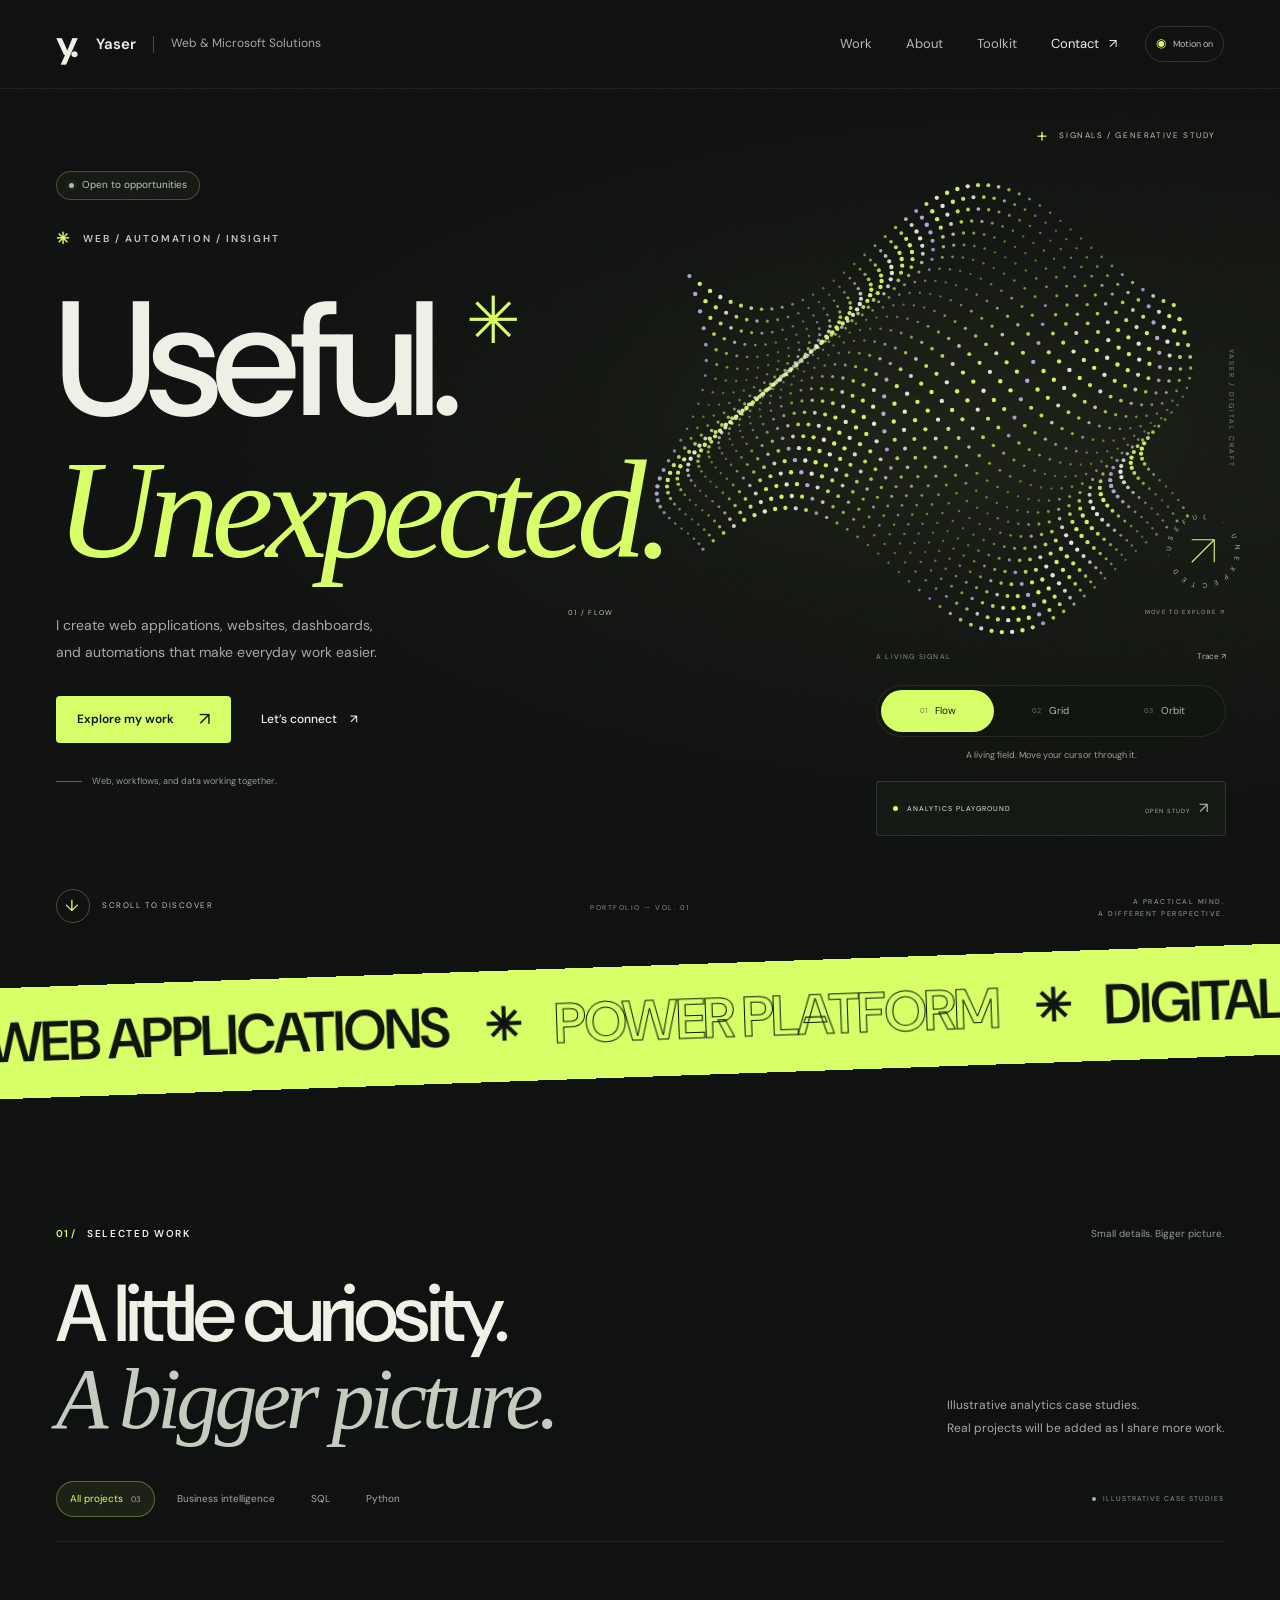
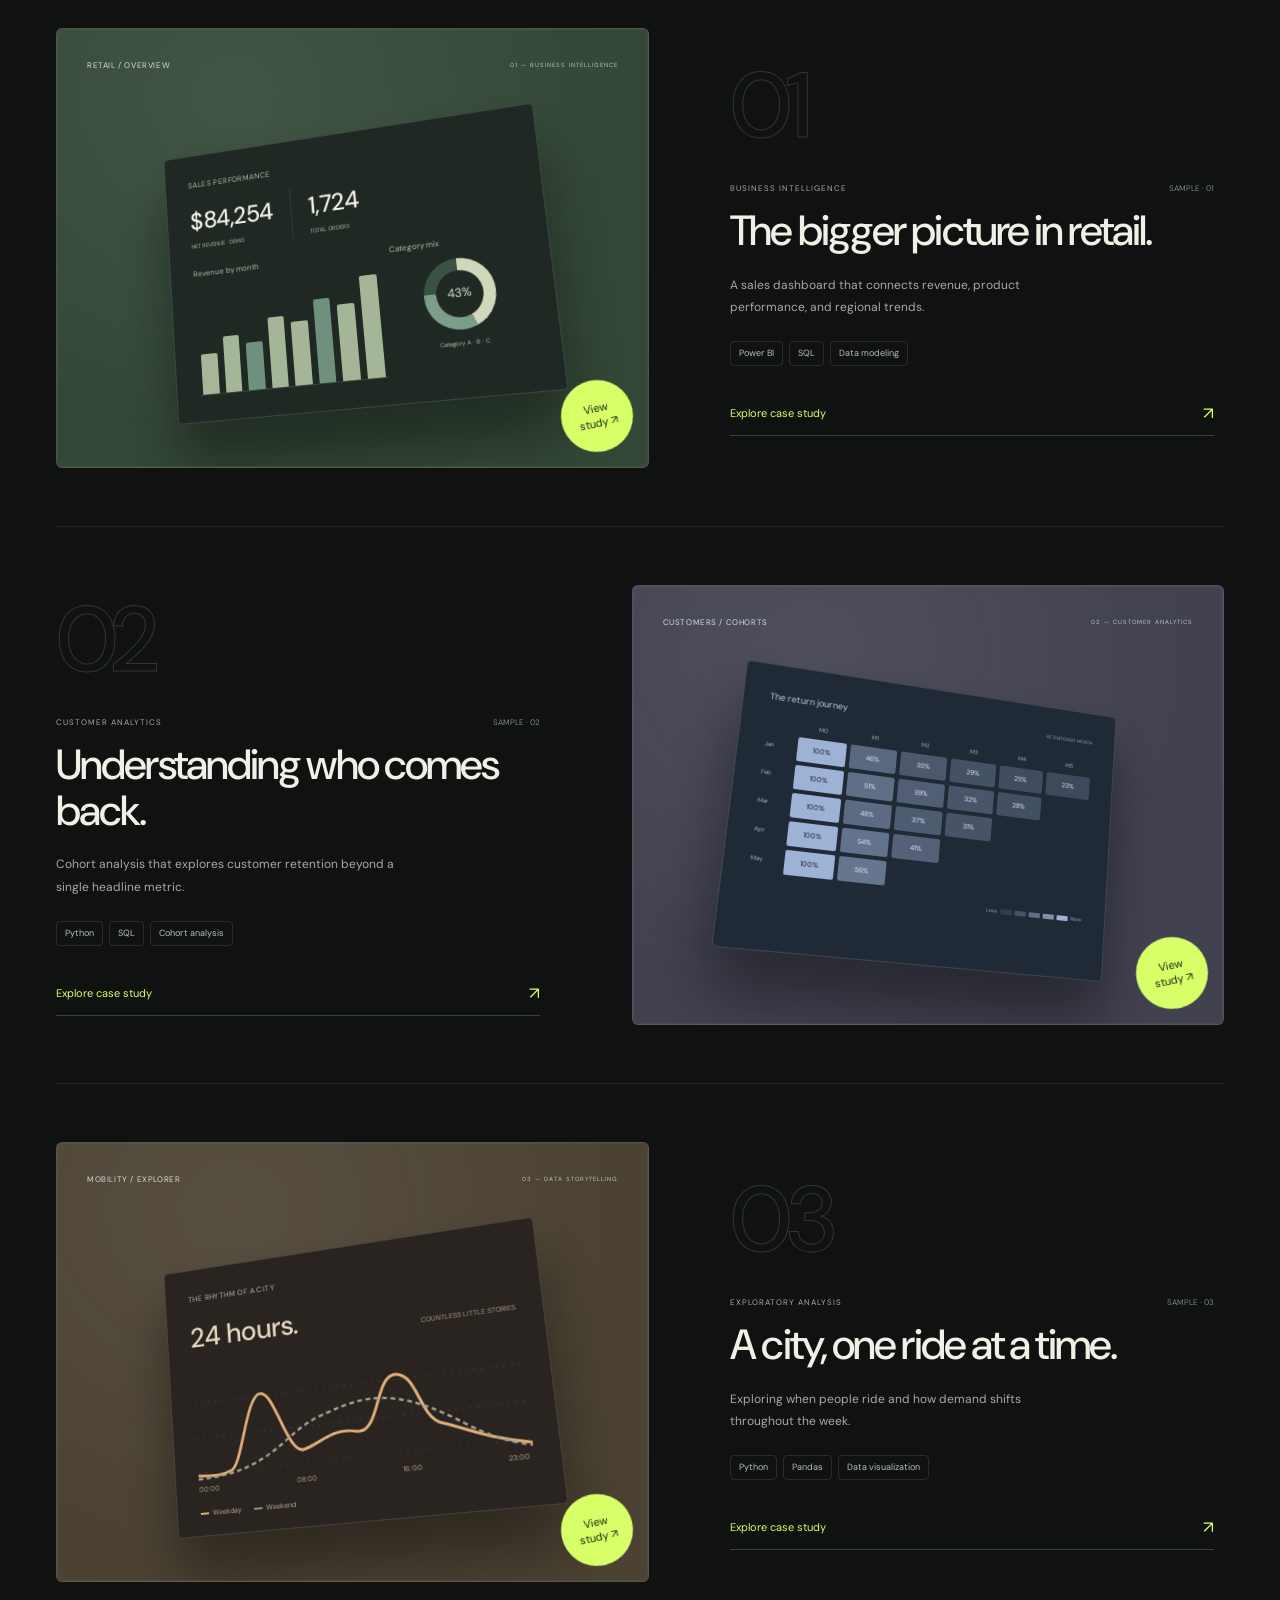
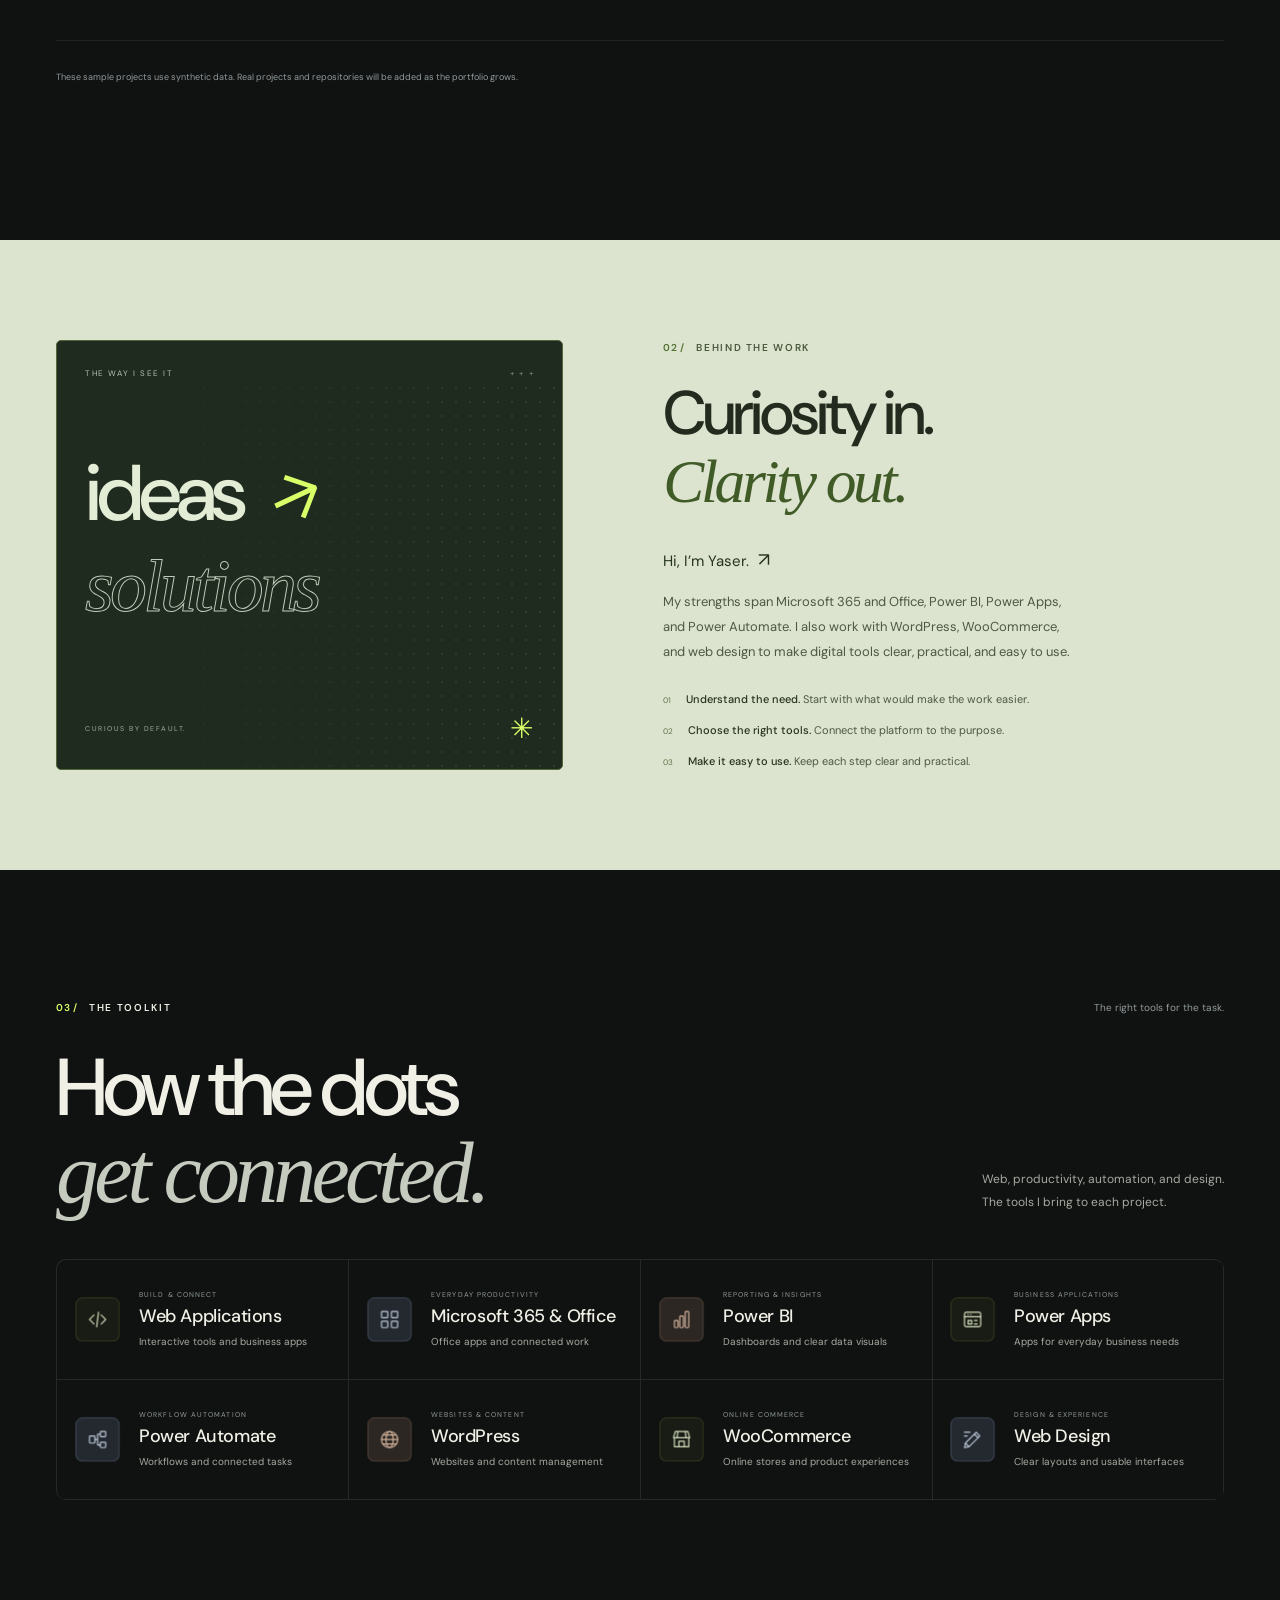
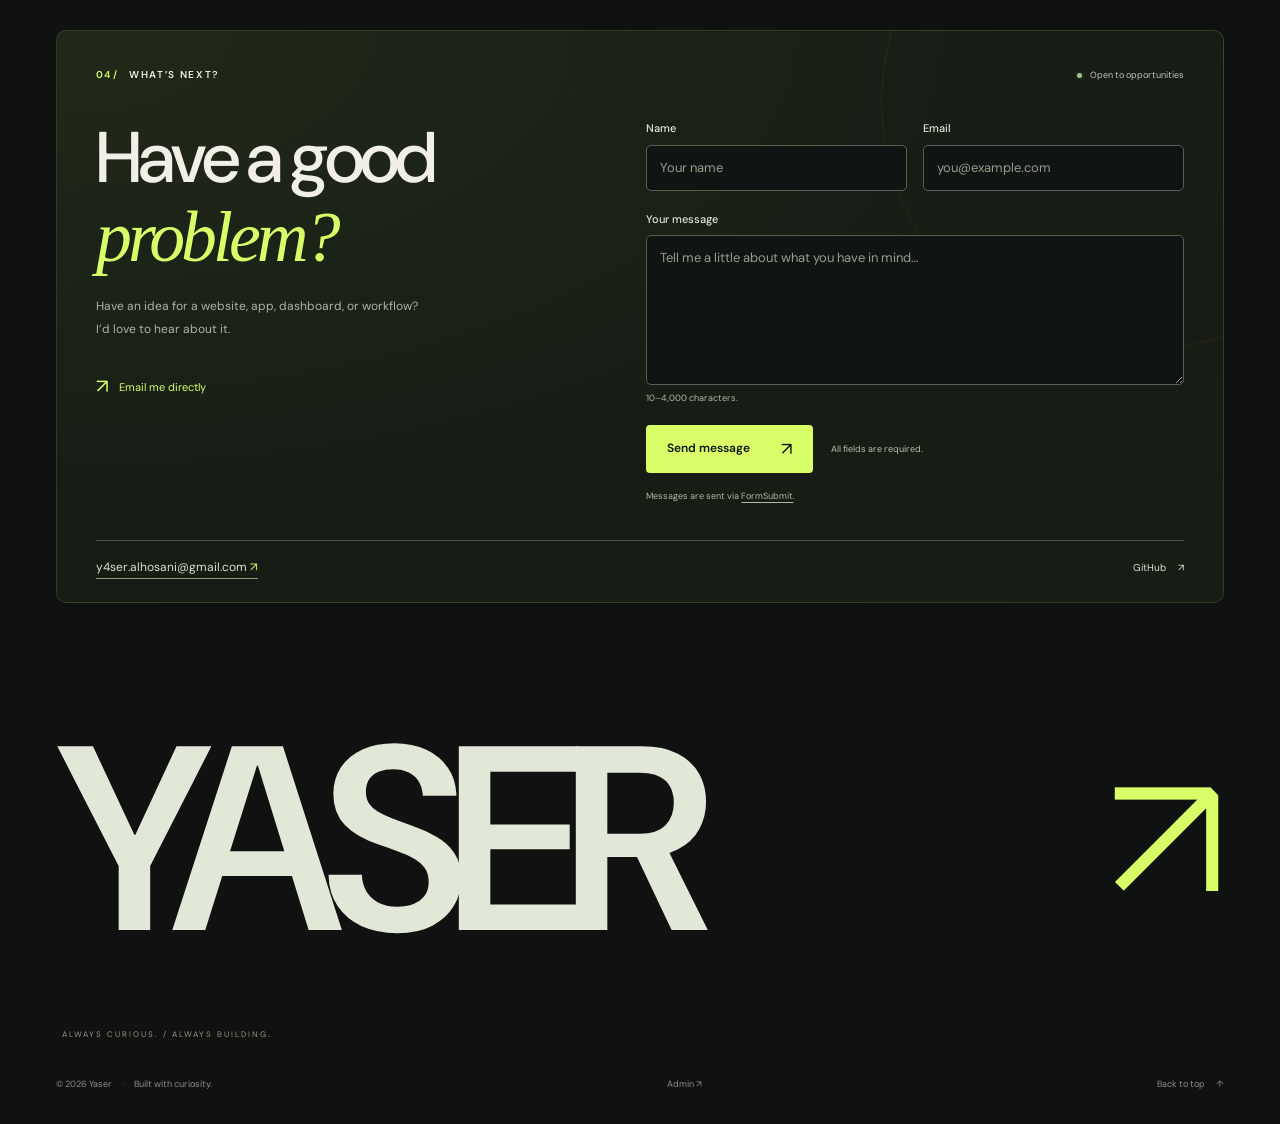
<file: index.html>
<!DOCTYPE html>
<html lang="en">
<head>
  <meta charset="UTF-8">
  <meta name="viewport" content="width=device-width, initial-scale=1.0">
  <meta name="theme-color" content="#101211">
  <meta name="description" content="Yaser's portfolio of web applications, Microsoft 365 solutions, Power Platform, WordPress, WooCommerce, and web design.">
  <meta property="og:type" content="website">
  <meta property="og:title" content="Yaser — Web &amp; Microsoft Solutions">
  <meta property="og:description" content="Web applications, websites, dashboards, and automations that make everyday work easier.">
  <title>Yaser — Web &amp; Microsoft Solutions</title>
  <link rel="icon" type="image/svg+xml" href="./assets/favicon.svg">
  <link rel="stylesheet" href="./styles.css">
  <link rel="stylesheet" href="./experience.css?v=cms-1">
  <script src="./portfolio.js" defer></script>
  <script src="./draft-preview.js?v=cms-1" defer></script>
  <script src="./app.js?v=cms-1" defer></script>
  <script src="./contact.js" defer></script>
  <script src="./motion.js?v=signal-1" defer></script>
</head>
<body>
  <a class="skip-link" href="#main">Skip to content</a>
  <div class="scroll-progress" aria-hidden="true"></div>
  <header class="site-header">
    <div class="container header-inner">
      <a class="brand" href="#home" aria-label="Yaser, home"><span class="brand-mark" data-initials>y.</span><span class="brand-name" data-name>Yaser</span><span class="brand-divider"></span><span class="brand-role" data-role>Web &amp; Microsoft Solutions</span></a>
      <div class="header-actions">
        <nav aria-label="Main navigation" class="desktop-nav"><a href="#work">Work</a><a href="#about">About</a><a href="#toolkit">Toolkit</a><a href="#contact">Contact <span aria-hidden="true">↗</span></a></nav>
        <button id="motion-toggle" class="motion-toggle" type="button" aria-pressed="false" aria-label="Pause animations" hidden><span class="motion-icon" aria-hidden="true">◉</span><span class="motion-label">Motion on</span></button>
        <button class="menu-toggle" aria-controls="mobile-nav" aria-expanded="false" aria-label="Open navigation"><span></span><span></span></button>
      </div>
    </div>
    <nav id="mobile-nav" class="mobile-nav" aria-label="Mobile navigation" hidden><a href="#work">Work</a><a href="#about">About</a><a href="#toolkit">Toolkit</a><a href="#contact">Contact ↗</a></nav>
  </header>
  <main id="main" tabindex="-1">
    <section class="hero container" id="home" aria-labelledby="hero-title">
      <div class="hero-copy">
        <div class="availability"><span class="status-dot"></span><span data-availability>Open to opportunities</span></div>
        <p class="eyebrow hero-eyebrow"><span class="tiny-cross" aria-hidden="true">✳</span> WEB / AUTOMATION / INSIGHT</p>
        <h1 id="hero-title"><span class="hero-line"><span>Useful.</span><span class="hero-asterisk" aria-hidden="true">✳</span></span><span class="hero-line"><span class="serif-accent">Unexpected.</span></span></h1>
        <p class="hero-intro" data-introduction>I create web applications, websites, dashboards, and automations that make everyday work easier.</p>
        <div class="hero-actions"><a href="#work" class="button button-primary">Explore my work <span aria-hidden="true">↗</span></a><a href="#contact" class="text-link">Let’s connect <span aria-hidden="true">↗</span></a></div>
        <div class="hero-note"><span class="note-line"></span><span>Web, workflows, and data working together.</span></div>
      </div>
      <div class="hero-visual">
        <div class="scene-edition" aria-hidden="true"><span class="scene-cross">+</span> SIGNALS / GENERATIVE STUDY</div><span class="scene-side" aria-hidden="true">YASER / DIGITAL CRAFT</span>
        <div id="signal-stage" class="signal-stage" aria-hidden="true">
          <div class="signal-glow"></div>
          <div class="signal-fallback"></div>
          <canvas id="signal-canvas"></canvas>

        </div>
        <div class="scene-coordinate" aria-hidden="true"><span id="form-coordinate">01 / FLOW</span><span class="scene-hint">MOVE TO EXPLORE ↗</span></div>
        <div class="form-console" aria-label="Explore the interactive artwork" hidden><div class="form-console-heading"><span>A LIVING SIGNAL</span><button type="button" id="structure-toggle" aria-pressed="false">Trace <span aria-hidden="true">↗</span></button></div><div class="form-choices" role="group" aria-label="Artwork pattern"><button type="button" data-form="connect" aria-pressed="true"><span>01</span> Flow</button><button type="button" data-form="create" aria-pressed="false"><span>02</span> Grid</button><button type="button" data-form="explore" aria-pressed="false"><span>03</span> Orbit</button></div><p id="form-description" aria-live="polite">A living field. Move your cursor through it.</p></div>
        <svg class="creative-seal" viewBox="0 0 120 120" aria-hidden="true"><defs><path id="seal-circle" d="M60,60 m-43,0 a43,43 0 1,1 86,0 a43,43 0 1,1 -86,0"/></defs><text><textPath href="#seal-circle" textLength="267">USEFUL · UNEXPECTED · </textPath></text><path class="seal-arrow" d="M45 75 75 45M45 45h30v30"/></svg>
        <details class="data-lab" id="data-lab">
          <summary><span><i aria-hidden="true"></i> ANALYTICS PLAYGROUND</span><span class="lab-action">OPEN STUDY <b aria-hidden="true">↗</b></span></summary>
        <div class="dashboard">
          <div class="dashboard-topline"><span class="dashboard-logo"><span aria-hidden="true">▥</span> THE OVERVIEW</span><span class="sample-dot">SYNTHETIC DATA</span></div>
          <div class="dashboard-heading"><div><p class="dashboard-kicker">A clearer view of what matters.</p><h2>Performance at a glance</h2></div><span class="dashboard-menu" aria-hidden="true">···</span></div>
          <div class="dashboard-tabs" role="group" aria-label="Choose a performance metric"><button data-metric="revenue" aria-pressed="true">Revenue</button><button data-metric="orders" aria-pressed="false">Orders</button><button data-metric="conversion" aria-pressed="false">Conversion</button></div>
          <div class="dashboard-metric" aria-live="polite" aria-atomic="true"><span id="metric-value">$84,254</span><div><span class="metric-trend" id="metric-trend">↗ 28.1%</span><span class="metric-comparison">vs. previous month</span></div></div>
          <div class="chart-wrap" id="hero-chart"><div class="chart-tooltip" id="chart-tooltip" hidden></div><svg id="performance-chart" viewBox="0 0 500 196" role="img" aria-labelledby="chart-title chart-desc"><title id="chart-title">Sample monthly revenue</title><desc id="chart-desc">Synthetic revenue rises from January to June. Choose a metric to explore other trends.</desc><defs><linearGradient id="chart-fill" x1="0" y1="0" x2="0" y2="1"><stop offset="0%" stop-color="#fa925b" stop-opacity=".24"/><stop offset="100%" stop-color="#fa925b" stop-opacity="0"/></linearGradient></defs><g class="chart-grid"><path d="M42 20H488M42 64H488M42 108H488M42 152H488"/></g><g class="chart-y" id="chart-y"></g><path id="chart-area" fill="url(#chart-fill)"/><path id="chart-line" fill="none" stroke="#fa925b" stroke-width="2.5" stroke-linecap="round" stroke-linejoin="round"/><g id="chart-points"></g><g class="chart-x"><text x="48" y="185">Jan</text><text x="134" y="185">Feb</text><text x="220" y="185">Mar</text><text x="306" y="185">Apr</text><text x="392" y="185">May</text><text x="478" y="185">Jun</text></g></svg></div>
          <div class="dashboard-bottom"><span><i></i> Monthly performance</span><span>JAN — JUN · DEMO</span></div>
        </div>
          <p class="lab-caption">A small data study. Switch metrics to explore the story.</p>
        </details>
      </div>
      <a class="scroll-cue" href="#work"><span aria-hidden="true">↓</span> SCROLL TO DISCOVER</a>
      <span class="hero-signature" aria-hidden="true">A PRACTICAL MIND.<br>A DIFFERENT PERSPECTIVE.</span><span class="hero-volume" aria-hidden="true">PORTFOLIO — VOL. 01</span>
    </section>
    <div class="kinetic-ribbon" aria-label="Web applications, Power Platform, and digital experiences"><div class="ribbon-track"><span>WEB APPLICATIONS <i aria-hidden="true">✳</i> <em>POWER PLATFORM</em> <i aria-hidden="true">✳</i> DIGITAL EXPERIENCES <i aria-hidden="true">✳</i> </span><span aria-hidden="true">WEB APPLICATIONS <i>✳</i> <em>POWER PLATFORM</em> <i>✳</i> DIGITAL EXPERIENCES <i>✳</i> </span></div></div>
    <section class="section work-section container" id="work" aria-labelledby="work-title">
      <div class="section-top"><p class="eyebrow"><span class="section-index">01 /</span> SELECTED WORK</p><span class="section-side-note">Small details. Bigger picture.</span></div>
      <div class="section-heading"><h2 id="work-title">A little curiosity.<br><span class="serif-accent">A bigger picture.</span></h2><p>Illustrative analytics case studies.<br>Real projects will be added as I share more work.</p></div>
      <div class="work-toolbar"><div class="project-filters" role="group" aria-label="Filter projects"><button data-filter="all" aria-pressed="true">All projects <span>03</span></button><button data-filter="bi" aria-pressed="false">Business intelligence</button><button data-filter="python" aria-pressed="false">Python</button><button data-filter="sql" aria-pressed="false">SQL</button></div><span class="sample-label"><span></span> ILLUSTRATIVE CASE STUDIES</span></div>
      <p class="sr-only" id="filter-status" role="status"></p>
      <div class="projects-grid" id="projects-grid"></div>
      <p id="projects-empty" class="projects-empty" hidden>No projects in this category yet. Try another filter.</p>
      <p class="projects-footnote">These sample projects use synthetic data. Real projects and repositories will be added as the portfolio grows.</p>
    </section>
    <section class="about-section" id="about" aria-labelledby="about-title"><div class="container about-grid">
      <div class="about-visual reveal" aria-hidden="true"><div class="about-art-top"><span>THE WAY I SEE IT</span><span>+ + +</span></div><div class="dot-matrix"></div><div class="about-art-word">ideas<span>→</span><br><span class="outline-word">solutions</span></div><div class="about-art-bottom"><span>CURIOUS BY DEFAULT.</span><span>✳</span></div></div>
      <div class="about-copy reveal"><p class="eyebrow"><span class="section-index">02 /</span> BEHIND THE WORK</p><h2 id="about-title">Curiosity in.<br><span class="serif-accent">Clarity out.</span></h2><p class="about-intro">Hi, I’m <span data-name>Yaser</span>.<span class="wave" aria-hidden="true"> ↗</span></p><p data-about>My strengths span Microsoft 365 and Office, Power BI, Power Apps, and Power Automate. I also work with WordPress, WooCommerce, and web design to make digital tools clear, practical, and easy to use.</p><div class="approach-list"><div><span>01</span><p><strong>Understand the need.</strong> Start with what would make the work easier.</p></div><div><span>02</span><p><strong>Choose the right tools.</strong> Connect the platform to the purpose.</p></div><div><span>03</span><p><strong>Make it easy to use.</strong> Keep each step clear and practical.</p></div></div></div>
    </div></section>
    <section class="section toolkit-section container" id="toolkit" aria-labelledby="toolkit-title"><div class="section-top"><p class="eyebrow"><span class="section-index">03 /</span> THE TOOLKIT</p><span class="section-side-note">The right tools for the task.</span></div><div class="section-heading"><h2 id="toolkit-title">How the dots<br><span class="serif-accent">get connected.</span></h2><p>Web, productivity, automation, and design.<br>The tools I bring to each project.</p></div><div class="skills-grid" id="skills-grid"></div></section>
    <section class="contact-section container" id="contact" aria-labelledby="contact-title">
      <div class="contact-top">
        <p class="eyebrow"><span class="section-index">04 /</span> WHAT’S NEXT?</p>
        <div class="availability"><span class="status-dot"></span><span data-availability>Open to opportunities</span></div>
      </div>
      <div class="contact-layout">
        <div class="contact-main">
          <div>
            <h2 id="contact-title">Have a good<br><span class="serif-accent">problem?</span></h2>
            <p>Have an idea for a website, app, dashboard, or workflow?<br>I’d love to hear about it.</p>
          </div>
          <a class="contact-direct-link" id="contact-cta" href="mailto:y4ser.alhosani@gmail.com" aria-label="Email Yaser"><span aria-hidden="true">↗</span><span>Email me directly</span></a>
        </div>
        <form id="contact-form" class="contact-form" action="https://formsubmit.co/y4ser.alhosani@gmail.com" method="POST" aria-label="Send a message" aria-describedby="form-delivery-note">
          <div class="form-row">
            <div class="form-field">
              <label for="contact-name">Name</label>
              <input id="contact-name" name="name" type="text" placeholder="Your name" autocomplete="name" maxlength="100" required>
            </div>
            <div class="form-field">
              <label for="contact-email">Email</label>
              <input id="contact-email" name="email" type="email" placeholder="you@example.com" autocomplete="email" spellcheck="false" maxlength="254" required>
            </div>
          </div>
          <div class="form-field">
            <label for="contact-message">Your message</label>
            <textarea id="contact-message" name="message" placeholder="Tell me a little about what you have in mind…" rows="5" minlength="10" maxlength="4000" aria-describedby="message-hint" required></textarea>
            <span id="message-hint" class="field-hint">10–4,000 characters.</span>
          </div>
          <div class="form-honeypot" aria-hidden="true">
            <label for="contact-website">Leave this field empty</label>
            <input id="contact-website" name="_honey" type="text" tabindex="-1" autocomplete="off">
          </div>
          <input name="_subject" type="hidden" value="New portfolio message">
          <div class="form-actions">
            <button id="contact-submit" class="button button-primary" type="submit"><span class="submit-label">Send message</span><span aria-hidden="true">↗</span></button>
            <span class="form-required">All fields are required.</span>
          </div>
          <p id="form-status" class="form-status" role="status" aria-live="polite" aria-atomic="true"></p>
          <p id="form-delivery-note" class="form-delivery-note">Messages are sent via <a href="https://formsubmit.co/" target="_blank" rel="noopener noreferrer">FormSubmit</a>.</p>
        </form>
      </div>
      <div class="contact-bottom"><div id="email-contact"><a class="email-link" href="mailto:y4ser.alhosani@gmail.com">y4ser.alhosani@gmail.com <span aria-hidden="true">↗</span></a></div><div class="social-links" id="social-links"></div></div>
    </section>
    <a class="closing-wordmark container" href="#home" aria-label="Yaser, back to top"><span>YASER</span><span class="closing-arrow" aria-hidden="true">↗</span><small>ALWAYS CURIOUS. / ALWAYS BUILDING.</small></a>
  </main>
  <footer class="container site-footer"><span>© <span id="current-year">2026</span> <span data-name>Yaser</span><span class="footer-dot">·</span>Built with curiosity.</span><a href="./admin/">Admin ↗</a><a href="#home">Back to top <span aria-hidden="true">↑</span></a></footer>
  <dialog id="case-study" class="case-dialog" aria-labelledby="case-title"><div class="dialog-header"><a href="#work" class="dialog-brand" tabindex="-1">THE WORK / A CLOSER LOOK</a><button id="close-case" class="close-dialog" aria-label="Close case study">✕</button></div><div id="case-content"></div></dialog>
  <noscript><div class="noscript-note">Enable JavaScript to explore the interactive charts, projects, and toolkit.</div></noscript>
</body>
</html>
</file>
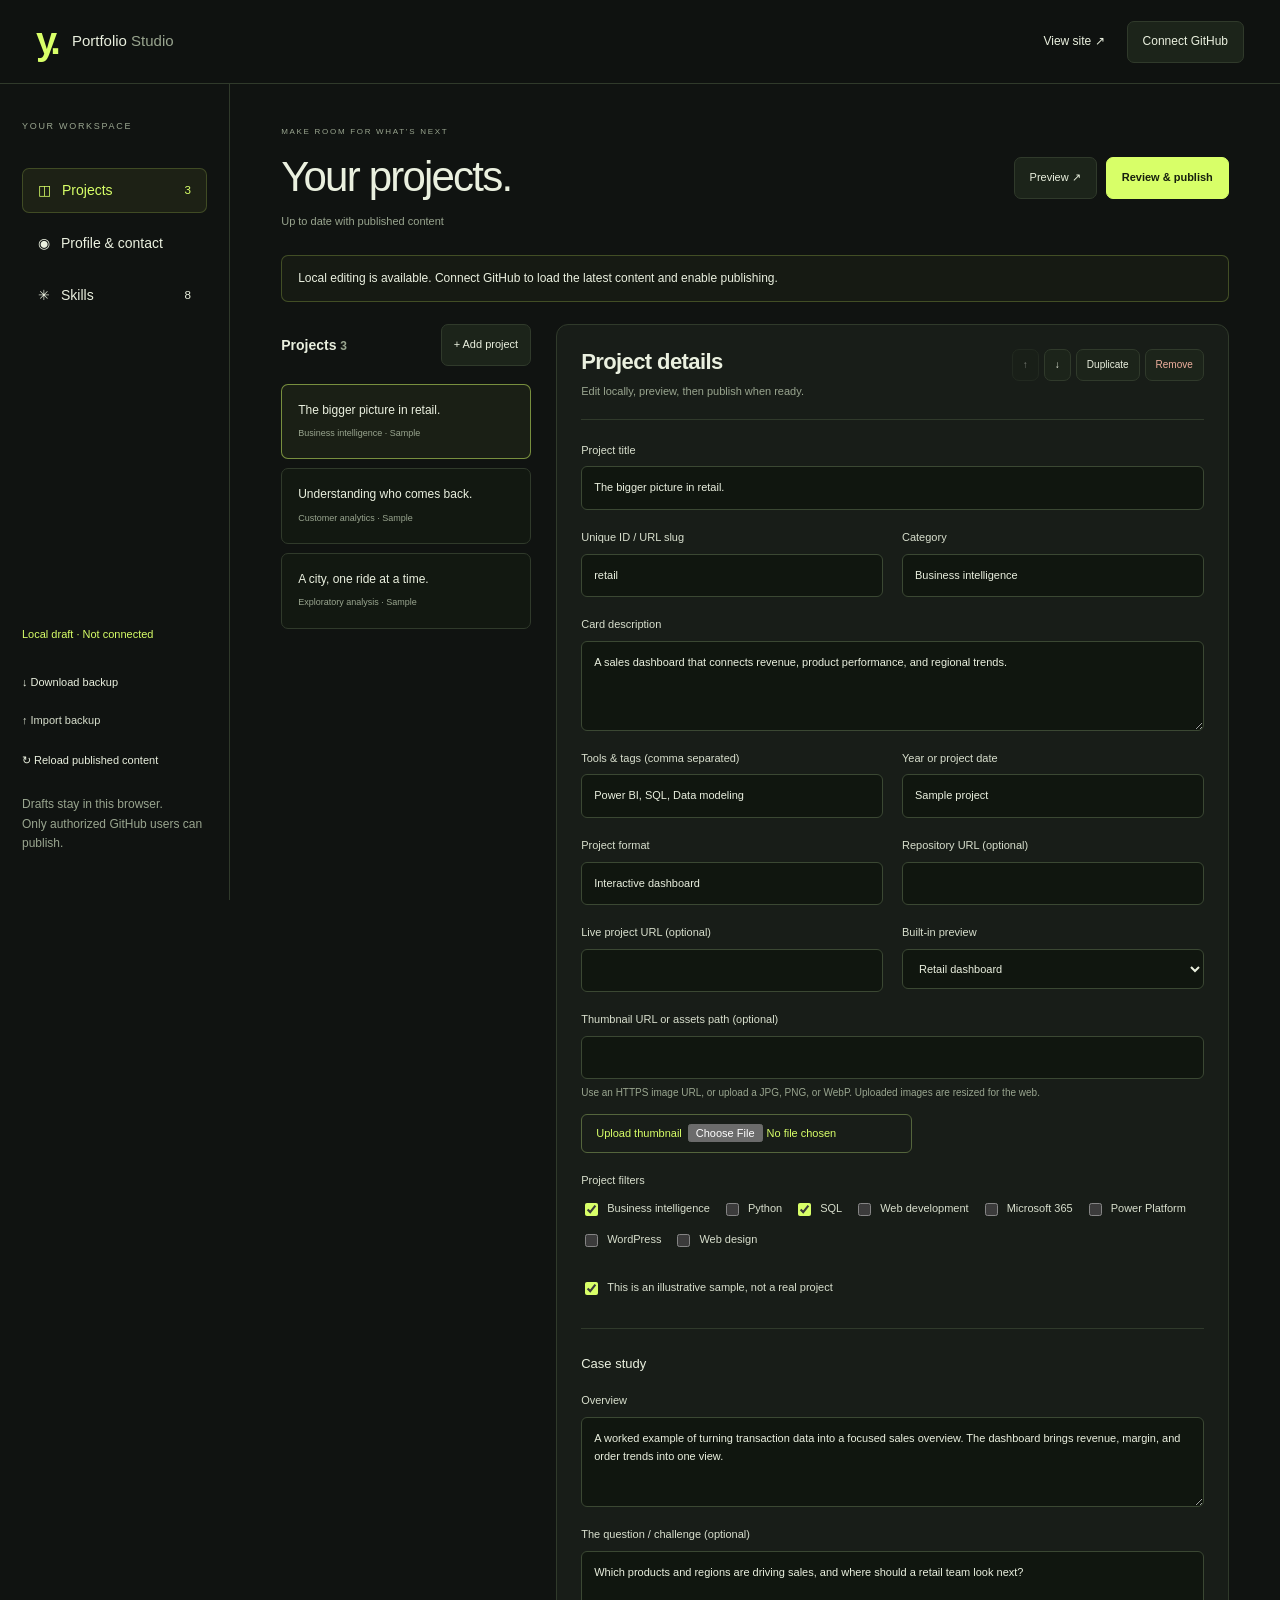
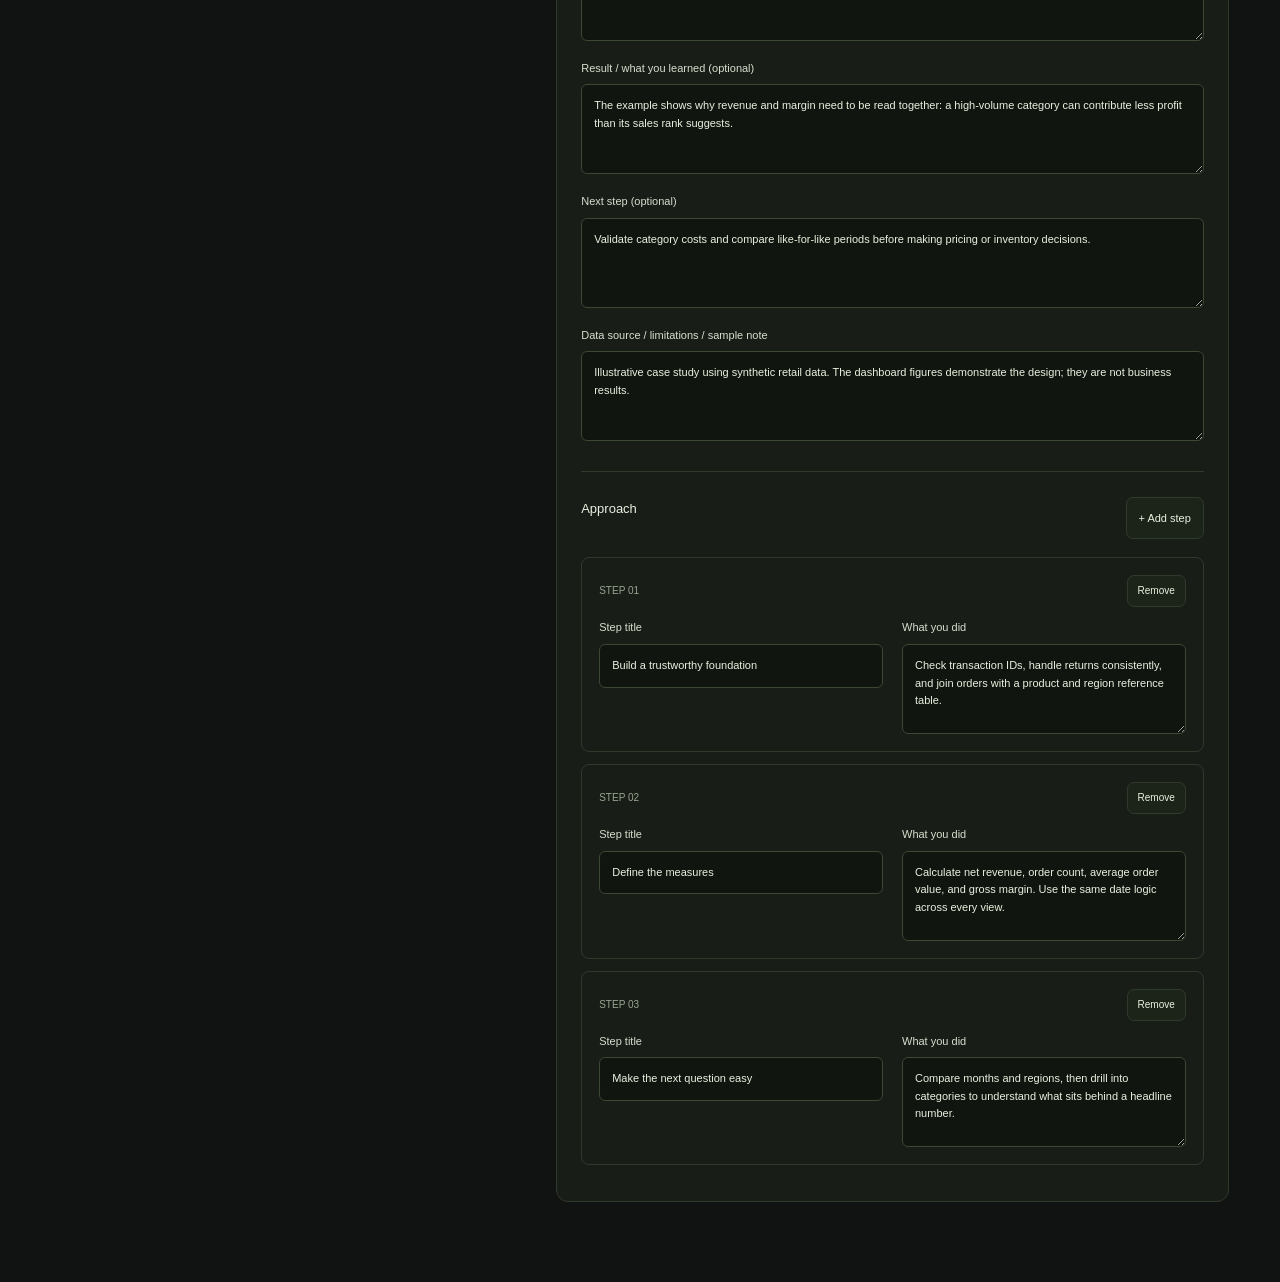
<file: admin/index.html>
<!doctype html>
<html lang="en"><head><meta charset="utf-8"><meta name="viewport" content="width=device-width,initial-scale=1"><meta name="robots" content="noindex,nofollow"><meta name="referrer" content="no-referrer"><meta http-equiv="Content-Security-Policy" content="default-src 'self'; script-src 'self'; style-src 'self'; img-src 'self' blob: data: https:; connect-src 'self' https://api.github.com; frame-src 'self'; object-src 'none'; base-uri 'self'; form-action 'none'"><title>Portfolio Studio — Yaser</title><link rel="icon" href="../assets/favicon.svg"><link rel="stylesheet" href="./admin.css"><script src="../portfolio.js"></script><script src="./admin.js?v=cms-2" type="module"></script></head>
<body>
<header><a class="studio-brand" href="./"><b>y.</b><span>Portfolio <strong>Studio</strong></span></a><div class="header-links"><a href="../" target="_blank" rel="noopener">View site ↗</a><button id="connect-button">Connect GitHub</button><button id="disconnect-button" hidden>Disconnect</button></div></header>
<div class="shell"><aside><p class="overline">YOUR WORKSPACE</p><nav aria-label="Admin sections"><button data-view="projects" aria-current="page">◫ <span>Projects</span><small id="project-count"></small></button><button data-view="profile">◉ <span>Profile & contact</span></button><button data-view="skills">✳ <span>Skills</span><small id="skill-count"></small></button></nav><div class="sidebar-bottom"><p id="connection-status">Local draft · Not connected</p><button id="export-button">↓ Download backup</button><label class="text-button" for="import-file">↑ Import backup</label><input id="import-file" type="file" accept="application/json,.json" hidden><button id="reload-button">↻ Reload published content</button><p class="muted">Drafts stay in this browser.<br>Only authorized GitHub users can publish.</p></div></aside>
<main><div class="page-heading"><div><p class="overline">MAKE ROOM FOR WHAT’S NEXT</p><h1 id="page-title">Your projects.</h1><p id="save-state">Loading published content…</p></div><div class="page-actions"><button id="undo-button" hidden>Undo removal</button><button id="preview-button">Preview ↗</button><button id="review-button" class="primary">Review & publish</button></div></div><div id="notice" role="status" aria-live="polite"></div><div id="workspace"></div></main></div>
<dialog id="connect-dialog" aria-labelledby="connect-title"><form id="connect-form"><button type="button" class="close" data-close aria-label="Close connection dialog">×</button><p class="overline">GITHUB CONNECTION</p><h2 id="connect-title">Publish from your studio.</h2><p>Use a fine-grained GitHub token for <strong>yaseralhosani/my-portfolio</strong>, with <strong>Contents: read and write</strong>. Choose only this repository.</p><p class="muted">The token is sent only to GitHub and kept in memory until you disconnect or close this page. Never put it in a project or backup.</p><label>GitHub access token<input id="github-token" type="password" autocomplete="off" spellcheck="false" required placeholder="github_pat_…"></label><p id="connect-error" role="alert"></p><div class="dialog-actions"><a href="https://github.com/settings/personal-access-tokens/new" target="_blank" rel="noopener noreferrer">Create a token ↗</a><button type="submit" class="primary" id="connect-submit">Connect securely</button></div></form></dialog>
<dialog id="review-dialog" aria-labelledby="review-title"><button type="button" class="close" data-close aria-label="Close publish review">×</button><p class="overline">READY WHEN YOU ARE</p><h2 id="review-title">Review your update.</h2><div id="review-content"></div><p>Publishing commits your content and new images to <strong>main</strong>. GitHub Pages then builds the live website. Your code and design stay in place.</p><div class="dialog-actions"><button data-close>Keep editing</button><button id="publish-button" class="primary">Publish update</button></div></dialog>
<dialog id="preview-dialog" class="preview-dialog" aria-label="Portfolio draft preview"><div class="preview-bar"><strong>Draft preview</strong><span>Changes are local. Forms are disabled.</span><button data-close aria-label="Close preview">Close preview ×</button></div><iframe id="preview-frame" title="Your portfolio draft" sandbox="allow-scripts allow-same-origin"></iframe></dialog>
<dialog id="confirm-dialog" aria-labelledby="confirm-title"><h2 id="confirm-title">Replace your local draft?</h2><p id="confirm-copy"></p><div class="dialog-actions"><button id="confirm-cancel">Keep editing</button><button id="confirm-accept" class="primary">Continue</button></div></dialog>
</body></html>
</file>
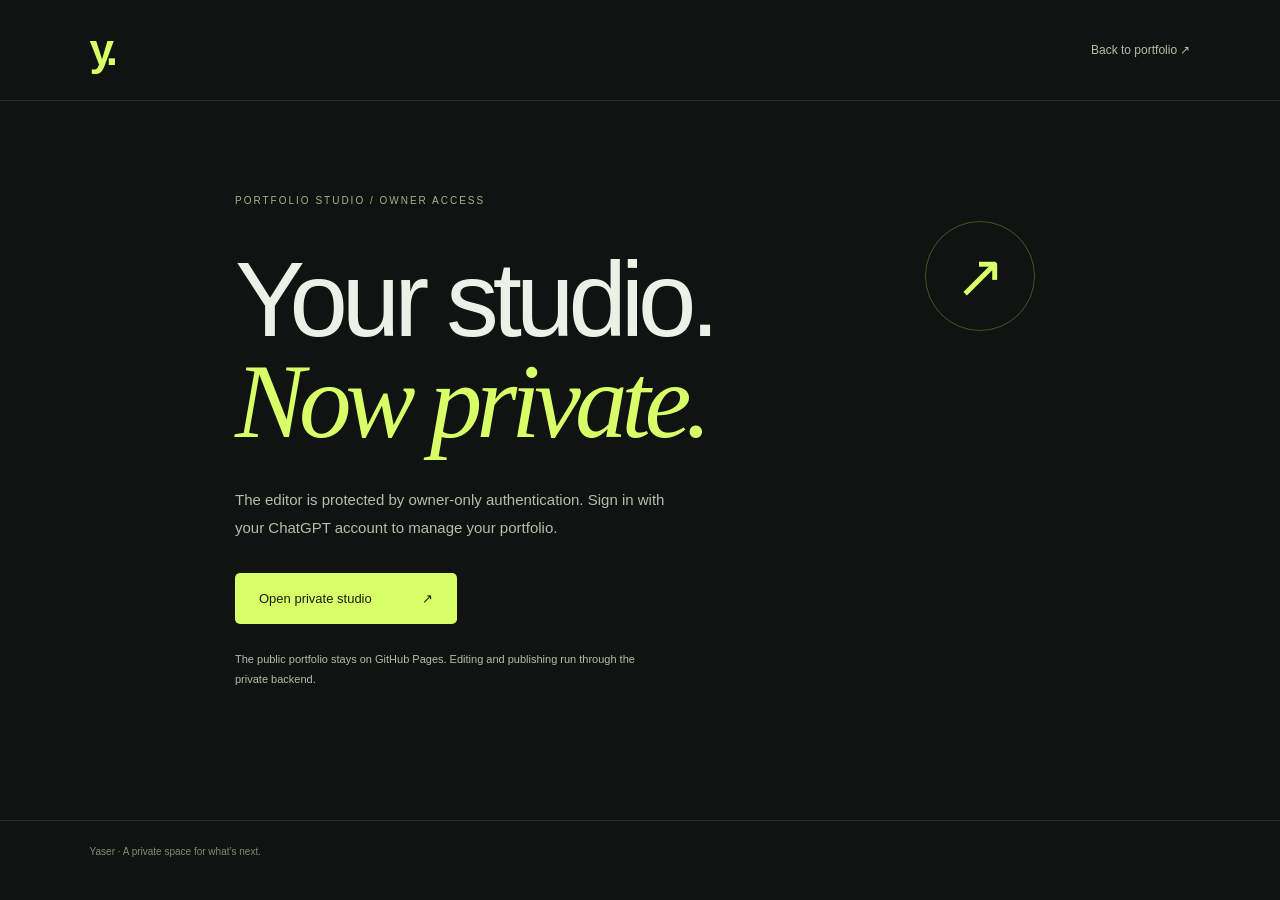
<file: admin/login.html>
<!doctype html>
<html lang="en"><head><meta charset="utf-8"><meta name="viewport" content="width=device-width,initial-scale=1"><meta name="robots" content="noindex,nofollow"><meta name="referrer" content="no-referrer"><meta http-equiv="Content-Security-Policy" content="default-src 'self'; script-src 'self'; style-src 'self'; object-src 'none'; base-uri 'self'; form-action 'none'"><title>Private Portfolio Studio — Yaser</title><link rel="icon" href="../assets/favicon.svg"><link rel="stylesheet" href="./login.css"><script src="./login.js" defer></script></head><body><header><a href="../" class="brand">y.</a><a href="../">Back to portfolio ↗</a></header><main><p class="eyebrow">PORTFOLIO STUDIO / OWNER ACCESS</p><div class="lock" aria-hidden="true">↗</div><h1>Your studio.<br><em>Now private.</em></h1><p>The editor is protected by owner-only authentication. Sign in with your ChatGPT account to manage your portfolio.</p><a class="primary" href="https://yaser-portfolio-private-studio.yaser-alhosa-4744.chatgpt.site/admin/">Open private studio <span aria-hidden="true">↗</span></a><p class="note">The public portfolio stays on GitHub Pages. Editing and publishing run through the private backend.</p><section id="draft-migration" hidden><h2>Have an unpublished draft here?</h2><p>Download it, then use Import backup inside your private studio. Drafts do not move between domains automatically.</p><button id="download-draft" type="button">Download existing draft ↓</button><p id="draft-status" role="status"></p></section></main><footer>Yaser · A private space for what’s next.</footer></body></html>
</file>
<file: styles.css>
@import url('https://fonts.googleapis.com/css2?family=DM+Sans:wght@400;450;500;550;600;650;700&display=swap');
:root {
  --bg:#121416;
  --surface:#1b1e21;
  --surface-raised:#22262a;
  --text:#f2f0e9;
  --muted:#a2a5a6;
  --subtle:#929a9d;
  --line:#2b2f32;
  --orange:#fa955f;
  --mint:#a8c7b9;
  --blue:#9dabbf;
  --radius:14px;
  --font:'DM Sans',-apple-system,BlinkMacSystemFont,'Segoe UI',sans-serif
}
* {
  box-sizing:border-box
}
html {
  scroll-behavior:smooth;
  scroll-padding-top:110px
}
body {
  margin:0;
  background:var(--bg);
  color:var(--text);
  font-family:var(--font);
  font-size:15px;
  line-height:1.65;
  -webkit-font-smoothing:antialiased
}
body.dialog-open {
  overflow:hidden
}
button,a,input {
  -webkit-tap-highlight-color:transparent
}
button,a {
  touch-action:manipulation
}
button {
  font:inherit
}
button,a {
  outline-offset:6px
}
button:focus-visible,a:focus-visible,[tabindex]:focus-visible {
  outline:2px solid var(--orange)
}
a {
  color:inherit;
  text-decoration:none
}
button {
  cursor:pointer
}
button:disabled {
  cursor:default
}
::selection {
  background:var(--orange);
  color:var(--bg)
}
h1,h2,h3,p {
  margin:0
}
h1,h2,h3 {
  font-weight:500;
  line-height:1.12
}
button {
  color:inherit
}
svg {
  display:block
}
button[hidden],[hidden] {
  display:none!important
}
.container {
  width:min(1200px,calc(100% - 112px));
  margin-inline:auto
}
.sr-only {
  position:absolute;
  width:1px;
  height:1px;
  padding:0;
  margin:-1px;
  overflow:hidden;
  clip:rect(0,0,0,0);
  white-space:nowrap;
  border:0
}
.skip-link {
  position:fixed;
  top:12px;
  left:12px;
  padding:10px 18px;
  background:var(--orange);
  color:var(--bg);
  z-index:20;
  transform:translateY(-200%)
}
.skip-link:focus {
  transform:none
}
.site-header {
  position:sticky;
  top:0;
  z-index:10;
  background:rgba(18,20,22,.94);
  backdrop-filter:blur(16px);
  border-bottom:1px solid var(--line)
}
.header-inner {
  height:91px;
  display:flex;
  align-items:center;
  justify-content:space-between
}
.brand {
  display:flex;
  align-items:center;
  gap:14px
}
.brand-mark {
  font-size:38px;
  font-weight:700;
  letter-spacing:-5px;
  margin-right:8px;
  line-height:1
}
.brand-mark::first-letter {
  color:var(--text)
}
.brand-name {
  font-weight:600;
  font-size:15px
}
.brand-divider {
  height:17px;
  width:1px;
  background:#474a4a;
  margin-inline:3px
}
.brand-role {
  color:var(--muted);
  font-size:12px
}
.desktop-nav {
  display:flex;
  gap:34px;
  font-size:13px
}
.desktop-nav a {
  color:#b9babb;
  transition:color .2s
}
.desktop-nav a:hover,.desktop-nav a.active {
  color:var(--orange)
}
.desktop-nav a:last-child {
  color:var(--text)
}
.desktop-nav a span {
  margin-left:7px
}
.menu-toggle,.mobile-nav {
  display:none
}
.hero {
  padding-top:77px;
  padding-bottom:87px;
  display:grid;
  grid-template-columns:1.04fr 1fr;
  gap:60px;
  align-items:center;
  min-height:660px
}
.availability {
  display:inline-flex;
  align-items:center;
  gap:8px;
  font-size:11px;
  color:#bfc8bd
}
.hero .availability {
  padding:5px 11px;
  border:1px solid #354238;
  border-radius:30px;
  background:#1b241d
}
.status-dot {
  display:inline-block;
  width:5px;
  height:5px;
  background:#a5c294;
  border-radius:50%;
  box-shadow:0 0 0 3px #a5c2940a
}
.eyebrow {
  font-size:10px;
  font-weight:600;
  letter-spacing:1.65px;
  display:flex;
  align-items:center;
  gap:12px
}
.hero-eyebrow {
  margin-top:29px;
  color:var(--muted);
  letter-spacing:1.5px;
  font-size:9px
}
.tiny-cross {
  font-size:16px;
  color:var(--orange);
  line-height:1
}
.hero h1 {
  font-size:clamp(62px,6.8vw,94px);
  letter-spacing:-5px;
  line-height:1.04;
  margin-top:22px;
  font-weight:500
}
.serif-accent {
  font-family:Georgia,'Times New Roman',serif;
  font-style:italic;
  font-weight:400;
  letter-spacing:-.055em
}
.hero h1 .serif-accent {
  color:var(--orange)
}
.orange-period {
  color:var(--orange);
  margin-left:1px
}
.hero-intro {
  margin-top:27px;
  max-width:385px;
  font-size:15px;
  line-height:1.85;
  color:var(--muted)
}
.hero-actions {
  display:flex;
  align-items:center;
  gap:30px;
  margin-top:30px
}
.button {
  display:inline-flex;
  align-items:center;
  justify-content:center;
  gap:25px;
  border:1px solid transparent;
  border-radius:5px;
  padding:13px 20px;
  font-weight:600;
  font-size:12px;
  transition:background .2s,transform .2s
}
.button:hover {
  transform:translateY(-2px)
}
.button-primary {
  background:var(--orange);
  color:#191a1b
}
.button-primary:hover {
  background:#ffad80
}
.button span {
  font-size:18px;
  font-weight:400;
  line-height:1
}
.text-link {
  font-size:12px;
  font-weight:500
}
.text-link span {
  display:inline-block;
  margin-left:10px;
  transition:transform .2s
}
.text-link:hover span {
  transform:translate(3px,-3px)
}
.hero-note {
  display:flex;
  align-items:center;
  gap:10px;
  margin-top:36px;
  color:var(--subtle);
  font-size:10px
}
.note-line {
  height:1px;
  width:26px;
  background:#606363
}
.hero-visual {
  position:relative;
  isolation:isolate;
  padding-block:13px 36px
}
.visual-orbit {
  position:absolute;
  border:1px solid #272c2e;
  border-radius:50%;
  z-index:-1;
  pointer-events:none
}
.orbit-one {
  width:440px;
  height:440px;
  top:0;
  left:30px
}
.orbit-two {
  width:480px;
  height:480px;
  top:-20px;
  left:10px;
  border-style:dashed;
  opacity:.35
}
.dashboard {
  position:relative;
  border:1px solid #3b3d3e;
  background:linear-gradient(140deg,#24282b,#1c2023 70%);
  border-radius:12px;
  padding:23px 25px 17px;
  box-shadow:0 25px 60px #0003;
  transform:rotate(-2deg)
}
.dashboard-topline {
  display:flex;
  align-items:center;
  justify-content:space-between;
  font-size:8px;
  letter-spacing:1.3px
}
.dashboard-logo {
  display:flex;
  gap:8px;
  align-items:center;
  font-weight:600
}
.dashboard-logo>span {
  font-size:20px;
  color:var(--orange);
  line-height:1
}
.sample-dot {
  color:var(--muted);
  font-size:7px;
  letter-spacing:1px
}
.sample-dot::before {
  content:'';
  display:inline-block;
  width:4px;
  height:4px;
  background:var(--mint);
  border-radius:50%;
  margin-right:5px;
  vertical-align:middle
}
.dashboard-heading {
  display:flex;
  justify-content:space-between;
  align-items:center;
  margin-top:29px
}
.dashboard-kicker {
  font-size:9px;
  color:var(--muted);
  margin-bottom:5px
}
.dashboard h2 {
  font-size:19px;
  letter-spacing:-.6px
}
.dashboard-menu {
  font-size:25px;
  color:var(--muted);
  line-height:1
}
.dashboard-tabs {
  display:flex;
  gap:9px;
  margin-top:19px;
  border-bottom:1px solid #34383a
}
.dashboard-tabs button {
  border:0;
  border-bottom:2px solid transparent;
  background:none;
  padding:7px 3px 9px;
  color:#989fa3;
  font-size:10px;
  min-width:63px;
  min-height:36px;
  transition:color .2s
}
.dashboard-tabs button[aria-pressed=true] {
  border-color:var(--orange);
  color:var(--text)
}
.dashboard-tabs button:hover {
  color:var(--orange)
}
.dashboard-metric {
  display:flex;
  align-items:center;
  gap:19px;
  margin-top:20px
}
.dashboard-metric>span {
  font-size:35px;
  font-weight:500;
  letter-spacing:-1.5px;
  font-variant-numeric:tabular-nums;
  line-height:1.2
}
.dashboard-metric>div {
  display:flex;
  flex-direction:column;
  gap:2px
}
.metric-trend {
  font-size:10px;
  color:#b5cfaf
}
.metric-comparison {
  font-size:8px;
  color:#8b9397
}
.chart-wrap {
  margin-top:19px;
  position:relative
}
.chart-wrap svg {
  width:100%;
  height:auto;
  overflow:visible
}
.chart-grid path {
  stroke:#373b3e;
  stroke-width:1;
  stroke-dasharray:3 5;
  fill:none
}
.chart-y,.chart-x {
  font-size:9px;
  fill:#8c969a
}
.chart-x text {
  text-anchor:middle
}
.chart-y text {
  text-anchor:end
}
.chart-point {
  fill:var(--orange);
  stroke:#25292b;
  stroke-width:3;
  transition:r .2s
}
.chart-point:hover,.chart-point:focus {
  r:6;
  stroke:var(--text);
  outline:none
}
.chart-point:focus-visible {
  stroke:var(--text);
  stroke-width:3
}
.chart-tooltip {
  position:absolute;
  z-index:2;
  pointer-events:none;
  background:var(--text);
  color:var(--bg);
  padding:5px 9px;
  border-radius:4px;
  font-size:10px;
  white-space:nowrap;
  transform:translate(-50%,-115%);
  box-shadow:0 3px 15px #0003
}
.dashboard-bottom {
  display:flex;
  justify-content:space-between;
  align-items:center;
  border-top:1px solid #34383a;
  padding-top:11px;
  margin-top:2px;
  font-size:8px;
  color:#99a2a6
}
.dashboard-bottom>span:first-child {
  display:flex;
  align-items:center;
  gap:5px
}
.dashboard-bottom i {
  background:var(--orange);
  height:4px;
  width:4px;
  border-radius:50%
}
.dashboard-bottom>span:last-child {
  font-size:7px;
  letter-spacing:1px
}
.insight-note {
  position:relative;
  display:flex;
  align-items:center;
  gap:12px;
  margin:0 -12px 0 51px;
  padding:18px 18px;
  background:#dfe6dd;
  border:1px solid #e7eee3;
  border-radius:8px;
  transform:rotate(2deg);
  box-shadow:0 10px 25px #0002;
  color:#263b2f
}
.insight-icon {
  height:32px;
  width:32px;
  border:1px solid #b3c5b7;
  border-radius:6px;
  font-size:22px;
  display:grid;
  place-items:center
}
.insight-note strong {
  display:block;
  font-size:12px;
  font-weight:600
}
.insight-note div>span {
  font-size:9px;
  color:#647469;
  display:block;
  margin-top:2px
}
.insight-spark {
  font-size:29px;
  margin-left:auto;
  color:#809c7c
}
.visual-caption {
  position:absolute;
  bottom:-2px;
  left:50px;
  color:var(--subtle);
  font-size:9px
}
.expertise-strip {
  display:grid;
  grid-template-columns:1.05fr 1fr 1fr 1fr;
  align-items:center;
  border-top:1px solid var(--line);
  border-bottom:1px solid var(--line);
  padding-block:23px;
  gap:25px
}
.expertise-strip>span {
  font-size:8px;
  letter-spacing:1.4px;
  color:var(--subtle);
  line-height:1.8
}
.expertise-strip strong {
  font-weight:500;
  color:#b3b8b6
}
.expertise-strip>div {
  display:flex;
  align-items:center;
  gap:13px;
  font-size:13px;
  color:#c4c7c5
}
.strip-icon {
  font-size:24px;
  color:#8e9996;
  line-height:1
}
.section {
  padding-block:99px 88px
}
.section-top {
  display:flex;
  justify-content:space-between;
  align-items:center
}
.section-index {
  color:var(--orange);
  letter-spacing:.5px;
  font-size:10px
}
.section-side-note {
  font-size:10px;
  color:var(--subtle)
}
.section-heading {
  display:flex;
  align-items:flex-end;
  justify-content:space-between;
  gap:35px;
  margin-top:25px
}
.section-heading h2,.about-copy h2 {
  font-size:48px;
  letter-spacing:-2.2px;
  line-height:1.1
}
.section-heading>p {
  color:var(--muted);
  font-size:12px;
  line-height:1.9;
  margin-bottom:3px;
  width:290px
}
.section-heading .serif-accent {
  color:#c5cbbf;
  font-size:1.065em
}
.work-toolbar {
  display:flex;
  align-items:center;
  justify-content:space-between;
  gap:20px;
  margin-block:33px 24px
}
.project-filters {
  display:flex;
  gap:8px;
  flex-wrap:wrap
}
.project-filters button {
  background:transparent;
  border:1px solid transparent;
  border-radius:30px;
  padding:7px 13px;
  min-height:36px;
  font-size:10px;
  color:var(--muted);
  transition:background .2s,color .2s,border-color .2s
}
.project-filters button[aria-pressed=true] {
  background:#292c2e;
  border-color:#3a3d3e;
  color:var(--text)
}
.project-filters button:hover {
  color:var(--text);
  border-color:#424649
}
.project-filters button>span {
  font-size:8px;
  color:#a3aaa5;
  margin-left:5px
}
.sample-label {
  font-size:7px;
  color:var(--subtle);
  letter-spacing:1px;
  display:flex;
  align-items:center;
  gap:7px;
  white-space:nowrap
}
.sample-label>span {
  display:block;
  width:4px;
  height:4px;
  border-radius:50%;
  background:#a7b5a6
}
.projects-grid {
  display:grid;
  grid-template-columns:repeat(3,minmax(0,1fr));
  gap:23px
}
.projects-empty {
  grid-column:1/-1;
  width:100%;
  padding:34px 24px;
  border:1px dashed #3b4345;
  border-radius:var(--radius);
  background:var(--surface);
  color:var(--muted);
  text-align:center;
  font-size:13px
}
.project-card {
  min-width:0;
  animation:card-in .4s both
}
.project-visual {
  height:241px;
  border-radius:9px;
  position:relative;
  overflow:hidden;
  padding:24px 22px;
  isolation:isolate;
  transition:transform .35s
}
.project-preview-button {
  border:0;
  background:none;
  padding:0;
  text-align:left;
  width:100%;
  display:block;
  border-radius:9px
}
.project-preview-button:hover .project-visual {
  transform:translateY(-4px)
}
.project-preview-button:focus-visible {
  outline-offset:5px
}
.project-visual::after {
  content:'';
  position:absolute;
  inset:0;
  box-shadow:inset 0 0 0 1px #ffffff0b;
  border-radius:9px;
  pointer-events:none
}
.retail-visual {
  background:#343f3b
}
.retention-visual {
  background:#333b49
}
.mobility-visual {
  background:#43382f
}
.preview-topline {
  display:flex;
  align-items:center;
  justify-content:space-between;
  color:#d6ded7;
  font-size:8px;
  letter-spacing:.6px
}
.preview-topline span:last-child {
  font-size:6px;
  color:#bbc6be;
  letter-spacing:1px
}
.mini-dashboard {
  background:#202824;
  border:1px solid #899e7929;
  border-radius:5px;
  position:relative;
  margin-top:16px;
  box-shadow:0 15px 20px #0002;
  padding:15px 14px;
  transform:rotate(-3deg) translateX(8px);
  height:205px;
  transition:transform .4s
}
.project-preview-button:hover .mini-dashboard {
  transform:rotate(0) translateY(-2px)
}
.mini-eyebrow {
  color:#afbaae;
  font-size:6px;
  letter-spacing:.4px
}
.mini-stat-row {
  display:flex;
  gap:19px;
  margin-block:6px 10px
}
.mini-stat-row strong {
  font-size:18px;
  color:#f2f0e9;
  font-weight:500;
  letter-spacing:-.5px
}
.mini-stat-row small {
  display:block;
  font-size:5px;
  line-height:1.5;
  color:#a9b8aa;
  margin-top:2px
}
.mini-stat-row>span:nth-child(2) {
  padding-left:18px;
  border-left:1px solid #ffffff15
}
.mini-columns {
  display:grid;
  grid-template-columns:1.5fr 1fr;
  gap:12px
}
.mini-chart-title {
  font-size:6px;
  color:#afbaae
}
.mini-bar-chart {
  display:flex;
  align-items:end;
  gap:7px;
  height:66px;
  margin-top:8px;
  border-bottom:1px solid #cbdcc026;
  padding-inline:3px
}
.mini-bar-chart i {
  display:block;
  flex:1;
  background:#b4c6a5;
  border-radius:2px 2px 0 0;
  opacity:.9
}
.mini-bar-chart i:nth-child(3n) {
  background:#779c87
}
.mini-donut {
  width:59px;
  height:59px;
  border-radius:50%;
  margin:9px auto;
  background:conic-gradient(#d0d7ba 0 43%,#7c9d87 43% 76%,#3b5145 76% 100%);
  position:relative
}
.mini-donut::after {
  content:'43%';
  position:absolute;
  inset:10px;
  display:grid;
  place-items:center;
  background:#202824;
  border-radius:50%;
  font-size:9px;
  color:#d4decc
}
.mini-legend {
  font-size:5px;
  color:#a9b6a9;
  text-align:center
}
.mini-heatmap {
  margin-top:16px;
  padding:15px;
  background:#202936;
  border:1px solid #8d9bac2b;
  border-radius:5px;
  transform:rotate(2deg) translateX(-7px);
  height:198px;
  box-shadow:0 15px 20px #0002;
  transition:transform .4s
}
.project-preview-button:hover .mini-heatmap {
  transform:rotate(0)
}
.heatmap-heading {
  display:flex;
  justify-content:space-between;
  align-items:center;
  font-size:7px;
  color:#c2ccde;
  margin-bottom:12px
}
.heatmap-heading span:last-child {
  font-size:5px;
  color:#8f9cb1
}
.heatmap-grid {
  display:grid;
  grid-template-columns:28px repeat(6,1fr);
  gap:4px;
  align-items:center
}
.heat-cell {
  display:grid;
  place-items:center;
  border-radius:2px;
  font-size:5px;
  height:19px;
  background:rgba(158,178,213,var(--heat));
  color:#dfe6f0
}
.heat-cell.high {
  color:#17212d
}
.heat-label {
  font-size:5px;
  color:#a0aec4
}
.heat-col {
  font-size:5px;
  color:#a0aec4;
  text-align:center
}
.heatmap-legend {
  display:flex;
  gap:3px;
  justify-content:flex-end;
  align-items:center;
  margin-top:10px;
  font-size:5px;
  color:#9faec5
}
.heatmap-legend i {
  width:12px;
  height:5px;
  background:rgba(158,178,213,var(--heat));
  border-radius:1px
}
.mini-mobility {
  margin-top:16px;
  border:1px solid #ac957633;
  background:#29241f;
  border-radius:5px;
  padding:14px 14px 10px;
  transform:rotate(-3deg) translateX(8px);
  height:203px;
  transition:transform .4s;
  box-shadow:0 15px 20px #0002
}
.project-preview-button:hover .mini-mobility {
  transform:rotate(0)
}
.mobility-stats {
  display:flex;
  align-items:flex-end;
  justify-content:space-between;
  margin-block:6px 10px
}
.mobility-stats strong {
  font-size:23px;
  font-weight:500;
  color:#e6d6c1;
  letter-spacing:-.5px
}
.mobility-stats span {
  font-size:5px;
  color:#a99b88;
  padding-bottom:5px
}
.mini-line-chart {
  width:100%;
  height:83px;
  overflow:visible
}
.mobility-legend {
  display:flex;
  gap:13px;
  font-size:5px;
  color:#bcab97;
  margin-top:5px
}
.mobility-legend span::before {
  content:'';
  display:inline-block;
  width:9px;
  height:2px;
  background:#dfae79;
  vertical-align:middle;
  margin-right:4px
}
.mobility-legend span:last-child::before {
  background:#8d8c77
}
.project-content {
  padding-top:22px
}
.project-meta {
  display:flex;
  align-items:center;
  justify-content:space-between;
  font-size:8px;
  color:var(--muted)
}
.project-meta>span:first-child {
  letter-spacing:1px;
  text-transform:uppercase
}
.project-meta>span:last-child {
  color:#7f8889
}
.project-card h3 {
  font-size:20px;
  letter-spacing:-.65px;
  line-height:1.35;
  margin-top:10px
}
.project-card p {
  font-size:11px;
  line-height:1.85;
  color:var(--muted);
  margin-top:10px;
  min-height:42px;
  max-width:330px
}
.project-tags {
  display:flex;
  gap:6px;
  flex-wrap:wrap;
  margin-top:16px
}
.project-tags span {
  font-size:8px;
  border:1px solid #363b3d;
  border-radius:4px;
  padding:3px 7px;
  color:#b7bdbc
}
.case-link {
  margin-top:20px;
  border:none;
  border-bottom:1px solid #3b4142;
  background:none;
  padding:8px 0;
  min-height:44px;
  width:100%;
  display:flex;
  justify-content:space-between;
  align-items:center;
  font-size:10px;
  color:#dddcd4;
  transition:color .2s,border-color .2s
}
.case-link span {
  font-size:17px;
  font-weight:400
}
.case-link:hover {
  color:var(--orange);
  border-color:var(--orange)
}
.projects-footnote {
  color:var(--subtle);
  font-size:9px;
  margin-top:29px
}
.about-section {
  background:#181b1d;
  border-block:1px solid var(--line);
  padding-block:80px
}
.about-grid {
  display:grid;
  grid-template-columns:.95fr 1.05fr;
  align-items:center;
  gap:100px
}
.about-visual {
  background:#242b29;
  min-height:392px;
  position:relative;
  border:1px solid #38423d;
  overflow:hidden;
  padding:26px 28px;
  border-radius:5px
}
.about-art-top {
  display:flex;
  justify-content:space-between;
  font-size:8px;
  letter-spacing:1.6px;
  color:#b2c0b5
}
.about-art-top>span:last-child {
  color:#71877b
}
.dot-matrix {
  position:absolute;
  inset:40px 0 0 0;
  background-image:radial-gradient(#65776c 1px,transparent 1px);
  background-size:14px 14px;
  opacity:.23;
  mask-image:linear-gradient(90deg,transparent,#000)
}
.about-art-word {
  position:relative;
  font-size:68px;
  font-weight:500;
  letter-spacing:-5px;
  line-height:1.15;
  padding-top:66px;
  white-space:nowrap
}
.about-art-word>span:first-child {
  color:var(--orange);
  font-weight:400;
  font-size:65px;
  margin-left:30px;
  display:inline-block;
  transform:rotate(-25deg)
}
.outline-word {
  color:transparent;
  -webkit-text-stroke:1px #becdbb;
  font-family:Georgia,serif;
  font-style:italic;
  font-size:65px;
  letter-spacing:-3.8px
}
.about-art-bottom {
  position:absolute;
  bottom:26px;
  left:28px;
  right:28px;
  display:flex;
  justify-content:space-between;
  align-items:center;
  color:#9caf9f;
  font-size:7px;
  letter-spacing:1.5px
}
.about-art-bottom>span:last-child {
  font-size:28px;
  color:var(--orange);
  line-height:1
}
.about-copy h2 {
  margin-top:24px;
  font-size:46px
}
.about-copy h2 .serif-accent {
  color:#d4d8cd
}
.about-intro {
  font-size:15px!important;
  color:var(--text)!important;
  margin-top:25px!important
}
.wave {
  color:var(--orange);
  font-size:19px;
  margin-left:4px
}
.about-copy>p:not(.eyebrow) {
  font-size:12px;
  color:var(--muted);
  line-height:1.95;
  margin-top:11px;
  max-width:420px
}
.approach-list {
  margin-top:25px
}
.approach-list>div {
  display:flex;
  gap:15px;
  margin-top:13px;
  align-items:baseline
}
.approach-list>div>span {
  font-size:8px;
  color:var(--orange)
}
.approach-list p {
  font-size:10px;
  color:var(--muted)
}
.approach-list strong {
  color:#dddcd5;
  font-weight:500
}
.toolkit-section {
  padding-block:91px 92px
}
.skills-grid {
  display:grid;
  grid-template-columns:repeat(4,minmax(0,1fr));
  margin-top:36px;
  border-top:1px solid var(--line);
  border-left:1px solid var(--line);
  border-radius:8px;
  overflow:hidden
}
.skill {
  display:flex;
  gap:17px;
  align-items:center;
  padding:27px 24px;
  border-right:1px solid var(--line);
  border-bottom:1px solid var(--line);
  transition:background .25s
}
.skill:hover {
  background:#1c2122
}
.skill-icon {
  display:grid;
  place-items:center;
  width:43px;
  height:43px;
  border:1px solid #424b43;
  border-radius:7px;
  background:#232b26;
  color:#b5c6aa;
  flex-shrink:0
}
.skill:nth-child(3n+2) .skill-icon {
  color:#bec9da;
  background:#242930;
  border-color:#3f4856
}
.skill:nth-child(3n) .skill-icon {
  color:#d1b29b;
  background:#2d2723;
  border-color:#514138
}
.skill-icon svg {
  height:21px;
  width:21px;
  stroke:currentColor;
  stroke-width:1.3;
  fill:none;
  stroke-linecap:round;
  stroke-linejoin:round
}
.skill-category {
  font-size:7px;
  color:var(--subtle);
  letter-spacing:1px;
  text-transform:uppercase
}
.skill h3 {
  font-size:16px;
  letter-spacing:-.4px;
  margin-top:4px;
  line-height:1.3
}
.skill>div:last-child {
  min-width:0
}
.skill-description {
  font-size:9px;
  color:var(--muted);
  margin-top:5px
}
.contact-section {
  padding:36px 39px 24px;
  border:1px solid #3c403a;
  background:#20251f;
  border-radius:10px;
  position:relative;
  overflow:hidden
}
.contact-section::before {
  content:'';
  position:absolute;
  right:-160px;
  top:-180px;
  height:500px;
  width:500px;
  border:1px solid #a5b28e10;
  border-radius:50%;
  pointer-events:none
}
.contact-top {
  display:flex;
  justify-content:space-between;
  align-items:center
}
.contact-top .availability {
  font-size:9px
}
.contact-main {
  display:flex;
  justify-content:space-between;
  align-items:center;
  gap:30px;
  padding-block:32px 38px
}
.contact-main h2 {
  font-size:49px;
  letter-spacing:-2.3px;
  line-height:1.1
}
.contact-main h2 .serif-accent {
  color:#c7d0b9
}
.contact-main p {
  font-size:11px;
  color:#adb4a5;
  margin-top:18px;
  line-height:1.9
}
.contact-circle {
  width:115px;
  height:115px;
  background:var(--orange);
  color:var(--bg);
  border-radius:50%;
  display:flex;
  flex-direction:column;
  justify-content:center;
  align-items:center;
  flex-shrink:0;
  margin-right:29px;
  transition:transform .3s,background .3s
}
.contact-circle:hover {
  transform:rotate(-8deg);
  background:#ffac7e
}
.contact-circle>span:first-child {
  font-size:46px;
  font-family:Arial,sans-serif;
  line-height:1.1
}
.contact-circle>span:last-child {
  font-size:8px;
  letter-spacing:1.3px;
  margin-top:5px;
  font-weight:600
}
.contact-circle.unconfigured {
  background:#c7d0b9
}
.contact-bottom {
  display:flex;
  justify-content:space-between;
  align-items:center;
  border-top:1px solid #444d3f;
  padding-top:17px;
  font-size:12px;
  color:#dae0d1;
  gap:20px
}
.contact-placeholder {
  color:#aeb7a5;
  font-size:11px
}
.email-link {
  border-bottom:1px solid #8e9b7d;
  padding-bottom:3px
}
.social-links {
  display:flex;
  gap:25px;
  font-size:10px
}
.social-links a {
  display:flex;
  gap:12px;
  align-items:center
}
.social-links a:hover,.email-link:hover {
  color:var(--orange)
}
.site-footer {
  display:flex;
  justify-content:space-between;
  gap:20px;
  padding-block:28px 32px;
  font-size:9px;
  color:#888f8e
}
.footer-dot {
  margin-inline:10px;
  color:#596160
}
.site-footer>a span {
  margin-left:9px
}
.site-footer>a:hover {
  color:var(--text)
}
.case-dialog {
  width:min(760px,calc(100% - 36px));
  max-height:calc(100dvh - 60px);
  padding:0;
  color:var(--text);
  background:#1b1f21;
  border:1px solid #474e4e;
  border-radius:12px;
  box-shadow:0 25px 100px #0006
}
.case-dialog::backdrop {
  background:#090c0deb;
  backdrop-filter:blur(8px)
}
.dialog-header {
  position:sticky;
  top:0;
  background:#1b1f21;
  display:flex;
  align-items:center;
  justify-content:space-between;
  padding:19px 30px;
  border-bottom:1px solid var(--line);
  z-index:1
}
.dialog-brand {
  font-size:8px;
  letter-spacing:1.5px;
  color:var(--muted)
}
.close-dialog {
  height:32px;
  width:32px;
  background:#2a3032;
  border:1px solid #41494a;
  border-radius:50%;
  font-size:14px;
  display:grid;
  place-items:center
}
.close-dialog:hover {
  background:#3b4445
}
.case-body {
  padding:30px 38px 37px
}
.case-label {
  font-size:8px;
  letter-spacing:1.4px;
  color:var(--orange);
  text-transform:uppercase
}
.case-body h2 {
  font-size:40px;
  letter-spacing:-1.6px;
  margin-top:15px;
  max-width:530px;
  line-height:1.15
}
.case-summary {
  font-size:13px;
  color:#b4bcbd;
  margin-top:18px;
  line-height:1.85
}
.case-meta {
  display:flex;
  gap:23px;
  margin-top:20px;
  border-block:1px solid #353d3e;
  padding-block:15px
}
.case-meta div {
  display:flex;
  flex-direction:column;
  gap:4px;
  font-size:10px
}
.case-meta span {
  font-size:8px;
  letter-spacing:1px;
  text-transform:uppercase;
  color:var(--subtle)
}
.case-data-note {
  padding:14px 17px;
  background:#292d25;
  border:1px solid #434938;
  border-radius:5px;
  font-size:10px;
  color:#bec5ae;
  margin-top:23px
}
.case-section {
  margin-top:27px
}
.case-section>h3 {
  font-size:11px;
  color:var(--orange);
  letter-spacing:1px;
  text-transform:uppercase;
  margin-bottom:12px
}
.case-question {
  font-size:19px;
  line-height:1.5;
  letter-spacing:-.4px;
  color:#e9eae2
}
.case-process {
  list-style:none;
  padding:0;
  margin:0;
  counter-reset:steps
}
.case-process li {
  position:relative;
  padding-left:32px;
  margin-top:18px;
  counter-increment:steps
}
.case-process li::before {
  content:'0' counter(steps);
  position:absolute;
  left:0;
  top:2px;
  font-size:9px;
  color:#93ac9a
}
.case-process strong {
  display:block;
  font-weight:500;
  font-size:13px;
  margin-bottom:5px
}
.case-process p,.case-section>p:not(.case-question) {
  font-size:12px;
  line-height:1.85;
  color:#adb6b8
}
.case-links {
  display:flex;
  gap:15px;
  flex-wrap:wrap;
  margin-top:25px
}
.case-links .button {
  padding:10px 16px;
  font-size:10px
}
.button-secondary {
  background:#2b3332;
  border-color:#46524e;
  color:#dce3db
}
.case-visual {
  margin-top:24px;
  border-radius:8px;
  overflow:hidden
}
.case-visual .project-visual {
  height:260px;
  padding-inline:50px;
  pointer-events:none
}
.case-visual .mini-dashboard,.case-visual .mini-heatmap,.case-visual .mini-mobility {
  width:min(370px,100%);
  margin-inline:auto;
  transform:none
}
.case-visual .preview-topline {
  width:min(400px,100%);
  margin-inline:auto
}
.contact-notice {
  margin-top:8px;
  font-size:11px;
  color:#d5dfc8;
  max-width:280px;
  animation:card-in .3s both
}
.noscript-note {
  padding:14px;
  text-align:center;
  background:#282d25;
  color:var(--text);
  font-size:13px
}
.reveal {
  opacity:1
}
.js-animations .reveal {
  opacity:0;
  transform:translateY(16px);
  transition:opacity .65s,transform .65s
}
.js-animations .reveal.visible {
  opacity:1;
  transform:none
}
@keyframes card-in {
  from {
    opacity:0;
    transform:translateY(10px)
  }
  to {
    opacity:1;
    transform:translateY(0)
  }
}
@media(min-width:1600px) {
  .hero {
    padding-block:100px;
    min-height:700px
  }
}
@media(max-width:1150px) {
  .skills-grid {
    grid-template-columns:repeat(2,minmax(0,1fr));
  }
  .container {
    width:calc(100% - 72px)
  }
  .hero {
    gap:35px
  }
  .hero h1 {
    font-size:78px;
    letter-spacing:-4px
  }
  .hero-intro {
    font-size:14px
  }
  .dashboard {
    padding:21px 20px 14px
  }
  .dashboard h2 {
    font-size:17px
  }
  .dashboard-metric>span {
    font-size:31px
  }
  .insight-note {
    margin-left:28px;
    margin-right:-5px;
    padding:15px
  }
  .insight-note strong {
    font-size:11px
  }
  .insight-note div>span {
    font-size:8px
  }
  .orbit-one {
    width:360px;
    height:360px
  }
  .orbit-two {
    width:400px;
    height:400px;
    left:-10px
  }
  .visual-caption {
    left:28px
  }
  .hero-actions {
    gap:23px
  }
  .expertise-strip>div {
    font-size:11px;
    gap:10px
  }
  .projects-grid {
    gap:18px
  }
  .project-visual {
    padding-inline:17px;
    height:219px
  }
  .project-card h3 {
    font-size:18px
  }
  .mini-dashboard,.mini-heatmap,.mini-mobility {
    padding:12px
  }
  .project-tags {
    gap:4px
  }
  .project-tags span {
    font-size:7px
  }
  .about-grid {
    gap:60px
  }
  .about-art-word {
    font-size:61px;
    letter-spacing:-4px
  }
  .outline-word {
    font-size:57px
  }
  .about-art-word>span:first-child {
    margin-left:15px
  }
  .about-copy h2 {
    font-size:43px
  }
  .skill {
    padding:23px 18px;
    gap:14px
  }
  .skill-description {
    font-size:8px
  }
  .sample-label {
    font-size:6px;
    letter-spacing:.8px
  }
}
@media(max-width:900px) {
  .container {
    width:calc(100% - 48px)
  }
  .header-inner {
    height:78px
  }
  .brand-role {
    font-size:10px
  }
  .desktop-nav {
    gap:24px;
    font-size:12px
  }
  .hero {
    padding-top:61px;
    padding-bottom:68px;
    gap:30px
  }
  .hero h1 {
    font-size:65px;
    letter-spacing:-3.8px
  }
  .hero-eyebrow {
    font-size:7px;
    letter-spacing:1px;
    gap:8px
  }
  .hero-intro {
    font-size:12px;
    max-width:330px
  }
  .hero-actions {
    gap:18px
  }
  .button {
    padding:11px 15px;
    font-size:10px;
    gap:15px
  }
  .text-link {
    font-size:10px
  }
  .hero-note {
    font-size:8px
  }
  .dashboard {
    padding:20px 16px 12px
  }
  .dashboard h2 {
    font-size:15px
  }
  .dashboard-heading {
    margin-top:22px
  }
  .dashboard-topline {
    font-size:6px
  }
  .sample-dot {
    font-size:5px
  }
  .dashboard-metric>span {
    font-size:28px
  }
  .dashboard-metric {
    gap:12px
  }
  .metric-trend {
    font-size:8px
  }
  .metric-comparison {
    font-size:6px
  }
  .dashboard-tabs button {
    font-size:8px;
    min-width:50px
  }
  .dashboard-bottom {
    font-size:6px
  }
  .dashboard-bottom>span:last-child {
    font-size:5px
  }
  .insight-note {
    margin-left:10px;
    margin-right:-6px;
    gap:8px;
    padding:13px 10px
  }
  .insight-note strong {
    font-size:9px
  }
  .insight-note div>span {
    font-size:7px
  }
  .insight-icon {
    width:27px;
    height:27px;
    font-size:18px
  }
  .insight-spark {
    font-size:23px
  }
  .orbit-one {
    width:300px;
    height:300px;
    left:4px;
    top:30px
  }
  .orbit-two {
    width:340px;
    height:340px;
    left:-15px;
    top:10px
  }
  .visual-caption {
    font-size:7px;
    left:12px;
    bottom:3px
  }
  .expertise-strip {
    gap:12px
  }
  .expertise-strip>div {
    font-size:10px
  }
  .expertise-strip>span {
    font-size:7px
  }
  .strip-icon {
    font-size:20px
  }
  .section {
    padding-block:75px
  }
  .section-heading h2 {
    font-size:42px
  }
  .section-heading>p {
    font-size:11px;
    width:auto
  }
  .section-side-note {
    font-size:9px
  }
  .sample-label {
    display:none
  }
  .projects-grid {
    gap:17px
  }
  .project-visual {
    height:190px;
    padding:16px 14px
  }
  .preview-topline {
    font-size:6px
  }
  .preview-topline span:last-child {
    font-size:5px
  }
  .mini-dashboard,.mini-heatmap,.mini-mobility {
    margin-top:13px;
    padding:10px;
    height:170px
  }
  .mini-stat-row {
    gap:7px
  }
  .mini-stat-row>span:nth-child(2) {
    padding-left:7px
  }
  .mini-stat-row strong {
    font-size:14px
  }
  .mini-bar-chart {
    gap:4px;
    height:55px
  }
  .mini-donut {
    width:45px;
    height:45px
  }
  .mini-donut::after {
    inset:8px;
    font-size:8px
  }
  .heatmap-grid {
    grid-template-columns:19px repeat(6,1fr);
    gap:3px
  }
  .heat-cell {
    font-size:4px;
    height:17px
  }
  .heatmap-heading {
    font-size:5px
  }
  .heat-label,.heat-col {
    font-size:4px
  }
  .mini-line-chart {
    height:68px
  }
  .mobility-stats strong {
    font-size:19px
  }
  .project-card h3 {
    font-size:17px;
    letter-spacing:-.4px
  }
  .project-meta {
    font-size:6px
  }
  .project-card p {
    font-size:10px;
    min-height:55px
  }
  .project-tags span {
    font-size:6px;
    padding:3px 5px
  }
  .project-tags {
    gap:3px;
    min-height:20px
  }
  .about-grid {
    gap:38px
  }
  .about-visual {
    min-height:352px;
    padding-inline:21px
  }
  .about-art-word {
    font-size:51px;
    padding-top:66px
  }
  .outline-word {
    font-size:48px;
    letter-spacing:-3px
  }
  .about-art-word>span:first-child {
    margin-left:12px;
    font-size:45px
  }
  .about-art-top {
    font-size:7px
  }
  .about-copy h2 {
    font-size:38px
  }
  .about-copy>p:not(.eyebrow) {
    font-size:11px
  }
  .approach-list p {
    font-size:9px
  }
  .skill {
    padding:22px 14px;
    gap:11px
  }
  .skill-icon {
    width:35px;
    height:35px
  }
  .skill-icon svg {
    width:18px;
    height:18px
  }
  .skill h3 {
    font-size:14px
  }
  .skill-category {
    font-size:6px;
    letter-spacing:.8px
  }
  .skill-description {
    font-size:7px
  }
  .contact-main h2 {
    font-size:43px
  }
  .contact-section {
    padding-inline:30px
  }
  .contact-circle {
    margin-right:0;
    width:100px;
    height:100px
  }
  .contact-circle>span:first-child {
    font-size:38px
  }
}
@media(max-width:700px) {
  html {
    scroll-padding-top:90px
  }
  .container {
    width:calc(100% - 40px)
  }
  .header-inner {
    height:72px
  }
  .brand {
    gap:10px
  }
  .brand-mark {
    font-size:33px;
    margin-right:5px
  }
  .brand-name {
    font-size:13px
  }
  .brand-role {
    font-size:10px
  }
  .brand-divider {
    margin-inline:2px
  }
  .desktop-nav {
    display:none
  }
  .menu-toggle {
    border:1px solid #3b4143;
    background:none;
    min-width:44px;
    min-height:44px;
    width:44px;
    height:44px;
    border-radius:4px;
    display:flex;
    align-items:center;
    justify-content:center;
    flex-direction:column;
    gap:5px
  }
  .menu-toggle span {
    display:block;
    width:15px;
    height:1px;
    background:var(--text);
    transition:transform .2s
  }
  .menu-toggle[aria-expanded=true] span:first-child {
    transform:translateY(3px) rotate(45deg)
  }
  .menu-toggle[aria-expanded=true] span:last-child {
    transform:translateY(-3px) rotate(-45deg)
  }
  .mobile-nav {
    display:flex;
    flex-direction:column;
    gap:0;
    padding:10px 20px 20px;
    background:var(--bg);
    border-bottom:1px solid var(--line)
  }
  .mobile-nav a {
    padding:10px;
    font-size:13px;
    color:#c9cecb;
    border-bottom:1px solid #282e2d
  }
  .hero {
    grid-template-columns:1fr;
    padding-top:45px;
    padding-bottom:48px;
    gap:45px
  }
  .hero h1 {
    font-size:clamp(65px,12.5vw,85px);
    letter-spacing:-4px;
    margin-top:21px
  }
  .hero-eyebrow {
    font-size:8px;
    letter-spacing:1.1px;
    margin-top:26px
  }
  .hero-intro {
    font-size:14px;
    max-width:385px;
    margin-top:23px;
    line-height:1.8
  }
  .hero-actions {
    gap:27px;
    margin-top:26px
  }
  .button {
    font-size:11px;
    padding:12px 18px;
    gap:20px
  }
  .text-link {
    font-size:11px;
    min-height:44px;
    display:inline-flex;
    align-items:center
  }
  .hero-note {
    font-size:9px;
    margin-top:27px
  }
  .hero-visual {
    max-width:470px;
    width:calc(100% - 18px);
    margin-inline:auto;
    padding-bottom:34px
  }
  .dashboard {
    padding:23px 23px 16px
  }
  .dashboard-topline {
    font-size:8px
  }
  .sample-dot {
    font-size:6px
  }
  .dashboard-heading {
    margin-top:25px
  }
  .dashboard h2 {
    font-size:19px
  }
  .dashboard-kicker {
    font-size:9px
  }
  .dashboard-tabs {
    margin-top:18px
  }
  .dashboard-tabs button {
    font-size:10px;
    min-width:68px;
    min-height:44px
  }
  .dashboard-metric {
    margin-top:20px;
    gap:22px
  }
  .dashboard-metric>span {
    font-size:36px
  }
  .metric-trend {
    font-size:10px
  }
  .metric-comparison {
    font-size:8px
  }
  .dashboard-bottom {
    font-size:8px
  }
  .dashboard-bottom>span:last-child {
    font-size:6px
  }
  .insight-note {
    margin-left:30px;
    margin-right:-7px;
    padding:16px 14px;
    gap:11px
  }
  .insight-icon {
    width:30px;
    height:30px
  }
  .insight-note strong {
    font-size:11px
  }
  .insight-note div>span {
    font-size:8px
  }
  .insight-spark {
    font-size:27px
  }
  .visual-caption {
    font-size:8px;
    bottom:0;
    left:32px
  }
  .orbit-one {
    width:85%;
    height:auto;
    aspect-ratio:1;
    left:5%;
    top:30px
  }
  .orbit-two {
    width:95%;
    height:auto;
    aspect-ratio:1;
    left:0;
    top:10px
  }
  .expertise-strip {
    grid-template-columns:repeat(3,1fr);
    gap:18px 12px;
    padding-block:20px
  }
  .expertise-strip>span {
    grid-column:1/-1;
    display:flex;
    gap:5px;
    font-size:7px;
    letter-spacing:1.1px
  }
  .expertise-strip>span br {
    display:none
  }
  .expertise-strip>div {
    font-size:9px;
    gap:8px
  }
  .strip-icon {
    font-size:18px
  }
  .section {
    padding-block:61px
  }
  .section-heading {
    display:block;
    margin-top:22px
  }
  .section-heading h2 {
    font-size:43px
  }
  .section-heading>p {
    margin-top:20px;
    font-size:12px
  }
  .eyebrow {
    font-size:9px;
    letter-spacing:1.3px;
    gap:10px
  }
  .section-side-note {
    display:none
  }
  .work-toolbar {
    margin-block:27px 25px
  }
  .project-filters {
    gap:4px
  }
  .project-filters button {
    font-size:9px;
    padding:6px 10px;
    min-height:44px
  }
  .project-filters button>span {
    font-size:7px
  }
  .projects-grid {
    grid-template-columns:1fr;
    gap:35px
  }
  .project-visual {
    height:280px;
    padding:26px 28px
  }
  .preview-topline {
    font-size:9px
  }
  .preview-topline span:last-child {
    font-size:7px
  }
  .mini-dashboard,.mini-heatmap,.mini-mobility {
    height:245px;
    margin-top:21px;
    padding:20px;
    max-width:400px;
    margin-inline:auto
  }
  .mini-eyebrow {
    font-size:8px
  }
  .mini-stat-row {
    gap:24px;
    margin-block:9px 15px
  }
  .mini-stat-row strong {
    font-size:25px
  }
  .mini-stat-row small {
    font-size:7px
  }
  .mini-stat-row>span:nth-child(2) {
    padding-left:22px
  }
  .mini-chart-title {
    font-size:8px
  }
  .mini-bar-chart {
    height:83px;
    gap:9px
  }
  .mini-donut {
    width:70px;
    height:70px;
    margin-top:12px
  }
  .mini-donut::after {
    inset:12px;
    font-size:12px
  }
  .mini-legend {
    font-size:7px
  }
  .heatmap-heading {
    font-size:9px;
    margin-bottom:17px
  }
  .heatmap-heading span:last-child {
    font-size:6px
  }
  .heatmap-grid {
    grid-template-columns:36px repeat(6,1fr);
    gap:5px
  }
  .heat-cell {
    font-size:7px;
    height:24px
  }
  .heat-label,.heat-col {
    font-size:7px
  }
  .heatmap-legend {
    font-size:6px;
    margin-top:12px
  }
  .heatmap-legend i {
    width:15px;
    height:6px
  }
  .mobility-stats {
    margin-block:9px 15px
  }
  .mobility-stats strong {
    font-size:29px
  }
  .mobility-stats span {
    font-size:7px
  }
  .mini-line-chart {
    height:106px
  }
  .mobility-legend {
    font-size:7px;
    gap:20px
  }
  .project-content {
    padding-top:18px
  }
  .project-meta {
    font-size:8px
  }
  .project-card h3 {
    font-size:24px;
    margin-top:10px
  }
  .project-card p {
    font-size:12px;
    min-height:0;
    max-width:100%;
    margin-top:10px
  }
  .project-tags {
    margin-top:15px;
    gap:6px;
    min-height:0
  }
  .project-tags span {
    font-size:8px;
    padding:3px 7px
  }
  .case-link {
    font-size:11px;
    margin-top:19px
  }
  .case-link span {
    font-size:19px
  }
  .projects-footnote {
    font-size:9px;
    line-height:1.9;
    margin-top:27px
  }
  .about-section {
    padding-block:55px
  }
  .about-grid {
    grid-template-columns:1fr;
    gap:36px
  }
  .about-visual {
    order:2;
    min-height:300px;
    max-width:470px;
    width:100%;
    margin-inline:auto;
    padding:24px
  }
  .about-art-word {
    font-size:69px;
    padding-top:36px;
    letter-spacing:-5px
  }
  .outline-word {
    font-size:67px;
    letter-spacing:-4px
  }
  .about-art-word>span:first-child {
    font-size:62px;
    margin-left:22px
  }
  .about-art-top {
    font-size:8px
  }
  .about-art-bottom {
    bottom:23px;
    left:24px;
    right:24px
  }
  .about-copy h2 {
    font-size:43px;
    margin-top:23px
  }
  .about-copy>p:not(.eyebrow) {
    font-size:13px;
    max-width:460px
  }
  .about-intro {
    margin-top:24px!important
  }
  .approach-list {
    margin-top:24px
  }
  .approach-list p {
    font-size:11px
  }
  .approach-list>div {
    margin-top:13px;
    gap:13px
  }
  .approach-list>div>span {
    font-size:9px
  }
  .skills-grid {
    grid-template-columns:repeat(2,minmax(0,1fr));
    margin-top:27px
  }
  .skill {
    padding:23px 16px;
    align-items:flex-start;
    gap:12px
  }
  .skill-icon {
    width:31px;
    height:31px
  }
  .skill-icon svg {
    width:18px;
    height:18px
  }
  .skill-category {
    font-size:6px;
    letter-spacing:.5px
  }
  .skill h3 {
    font-size:16px;
    margin-top:5px
  }
  .skill-description {
    font-size:8px;
    line-height:1.8;
    max-width:105px
  }
  .contact-section {
    padding:26px 24px 23px
  }
  .contact-top {
    align-items:flex-start;
    gap:20px
  }
  .contact-top .availability {
    font-size:8px;
    gap:6px
  }
  .contact-top .eyebrow {
    font-size:8px
  }
  .contact-main {
    padding-block:28px 26px;
    align-items:flex-start;
    flex-direction:column;
    gap:24px
  }
  .contact-main h2 {
    font-size:41px;
    letter-spacing:-2.1px
  }
  .contact-main p {
    font-size:11px;
    margin-top:17px
  }
  .contact-circle {
    width:83px;
    height:83px;
    align-self:flex-end;
    margin-top:-6px
  }
  .contact-circle>span:first-child {
    font-size:33px
  }
  .contact-circle>span:last-child {
    font-size:6px;
    letter-spacing:1px
  }
  .contact-bottom {
    align-items:flex-start;
    gap:18px;
    flex-direction:column;
    padding-top:18px
  }
  .social-links {
    font-size:10px;
    gap:25px
  }
  .contact-placeholder {
    font-size:10px
  }
  .site-footer {
    font-size:8px;
    padding-block:24px 28px;
    gap:10px
  }
  .footer-dot {
    margin-inline:6px
  }
  .case-dialog {
    max-height:calc(100dvh - 32px)
  }
  .dialog-header {
    padding:16px 20px
  }
  .close-dialog {
    min-width:44px;
    min-height:44px
  }
  .dialog-brand {
    font-size:7px
  }
  .case-body {
    padding:24px 23px 30px
  }
  .case-body h2 {
    font-size:33px;
    letter-spacing:-1.3px
  }
  .case-summary {
    font-size:12px
  }
  .case-meta {
    gap:20px
  }
  .case-meta div {
    font-size:9px
  }
  .case-data-note {
    font-size:9px
  }
  .case-question {
    font-size:18px
  }
  .case-visual .project-visual {
    height:260px;
    padding-inline:22px
  }
  .case-visual .mini-dashboard,.case-visual .mini-heatmap,.case-visual .mini-mobility {
    padding:16px
  }
  .case-section>p:not(.case-question) {
    font-size:11px
  }
}
@media(max-width:390px) {
  .container {
    width:calc(100% - 32px)
  }
  .brand-role {
    font-size:9px
  }
  .brand {
    gap:8px
  }
  .hero h1 {
    font-size:65px
  }
  .hero-eyebrow {
    font-size:7px
  }
  .dashboard {
    padding-inline:17px
  }
  .dashboard h2 {
    font-size:17px
  }
  .dashboard-metric>span {
    font-size:32px
  }
  .insight-note {
    margin-left:15px;
    padding-inline:12px;
    gap:8px
  }
  .insight-note strong {
    font-size:10px
  }
  .insight-note div>span {
    font-size:7px
  }
  .visual-caption {
    font-size:7px;
    left:15px
  }
  .expertise-strip>div {
    font-size:8px;
    gap:6px
  }
  .project-filters button {
    font-size:8px;
    padding:6px 9px
  }
  .project-visual {
    padding-inline:20px;
    height:254px
  }
  .mini-dashboard,.mini-heatmap,.mini-mobility {
    padding:16px
  }
  .mini-stat-row strong {
    font-size:22px
  }
  .heat-cell {
    font-size:6px
  }
  .heat-label,.heat-col {
    font-size:6px
  }
  .skill {
    padding:20px 11px;
    gap:9px
  }
  .skill-category {
    font-size:5px
  }
  .skill h3 {
    font-size:15px
  }
  .skill-description {
    font-size:7px
  }
  .contact-main h2 {
    font-size:35px
  }
  .contact-section {
    padding-inline:20px
  }
  .contact-top .availability {
    font-size:7px
  }
  .contact-top .eyebrow {
    font-size:7px;
    gap:7px
  }
  .about-art-word {
    font-size:61px
  }
  .outline-word {
    font-size:59px
  }
  .about-art-word>span:first-child {
    font-size:50px
  }
  .site-footer {
    font-size:7px
  }
}
@media(prefers-reduced-motion:reduce) {
  html {
    scroll-behavior:auto
  }
  *,*::before,*::after {
    animation-duration:.01ms!important;
    animation-iteration-count:1!important;
    transition-duration:.01ms!important
  }
  .js-animations .reveal {
    opacity:1;
    transform:none
  }
}
.project-image-visual {
  padding:0;
  background:var(--surface-raised)
}
.project-image-visual img {
  width:100%;
  height:100%;
  object-fit:cover;
  display:block
}
.case-visual .project-image-visual {
  padding:0
}
.case-visual .project-image-visual img {
  object-fit:contain
}

/* Contact form */
.contact-layout {
  display:grid;
  grid-template-columns:minmax(0,.95fr) minmax(0,1.05fr);
  gap:64px;
  margin-block:36px 32px;
}
.contact-layout .contact-main {
  display:block;
  padding:0;
}
.contact-layout .contact-main h2 {
  font-size:clamp(36px,3.25vw,46px);
}
.contact-layout .contact-main p {
  font-size:12px;
  max-width:340px;
}
.contact-direct-link {
  display:inline-flex;
  align-items:center;
  gap:10px;
  min-height:44px;
  margin-top:24px;
  font-size:11px;
  color:var(--orange);
}
.contact-direct-link>span:first-child {
  font-size:20px;
  transition:transform .2s;
}
.contact-direct-link:hover>span:first-child {
  transform:translate(2px,-2px);
}
.contact-form {
  min-width:0;
}
.form-row {
  display:grid;
  grid-template-columns:repeat(2,minmax(0,1fr));
  gap:16px;
}
.form-field {
  min-width:0;
  margin-bottom:19px;
}
.form-field label {
  display:block;
  margin-bottom:7px;
  font-size:11px;
  font-weight:500;
  color:#e0e5da;
}
.form-field input,.form-field textarea {
  display:block;
  width:100%;
  min-height:46px;
  padding:12px 13px;
  border:1px solid #4b5546;
  border-radius:5px;
  background:#191f19;
  color:var(--text);
  font:400 13px/1.6 var(--font);
  caret-color:var(--orange);
  transition:border-color .2s,background .2s;
}
.form-field textarea {
  min-height:150px;
  resize:vertical;
}
.form-field input::placeholder,.form-field textarea::placeholder {
  color:#929e8d;
  opacity:1;
}
.form-field input:hover,.form-field textarea:hover {
  border-color:#7c8973;
}
.form-field input:focus-visible,.form-field textarea:focus-visible {
  outline:2px solid var(--orange);
  outline-offset:3px;
  border-color:var(--orange);
}
.form-field:focus-within label {
  color:var(--orange);
}
.form-field input[aria-invalid="true"],.form-field textarea[aria-invalid="true"] {
  border-color:#f4b597;
}
.form-field input:-webkit-autofill {
  -webkit-text-fill-color:var(--text);
  box-shadow:0 0 0 1000px #191f19 inset;
  caret-color:var(--orange);
}
.field-hint {
  display:block;
  margin-top:6px;
  color:#aebaa4;
  font-size:9px;
}
.form-honeypot {
  display:none;
}
.form-actions {
  display:flex;
  align-items:center;
  gap:18px;
}
.contact-form .button {
  min-height:46px;
  min-width:167px;
  justify-content:space-between;
}
.contact-form .submit-label {
  font:inherit;
}
.contact-form button:disabled {
  opacity:.65;
  cursor:not-allowed;
  transform:none;
}
.contact-form[aria-busy="true"] button {
  cursor:progress;
}
.form-required {
  color:#b7c1ad;
  font-size:9px;
}
.form-status {
  margin-top:16px;
  border-left:2px solid #9eb38a;
  padding:9px 12px;
  background:#2b3426;
  border-radius:0 4px 4px 0;
  color:#d7e8cc;
  font-size:11px;
  line-height:1.8;
}
.form-status:empty {
  display:none;
}
.form-status[data-state="error"] {
  border-left-color:var(--orange);
  background:#382b22;
  color:#ffd0b8;
}
.form-status a {
  text-decoration:underline;
  text-underline-offset:3px;
}
.form-delivery-note {
  margin-top:11px;
  font-size:9px;
  color:#afbaa4;
}
.form-delivery-note a {
  display:inline-flex;
  align-items:center;
  min-height:24px;
  text-decoration:underline;
  text-underline-offset:3px;
}
.form-delivery-note a:hover {
  color:var(--text);
}
@media(max-width:1150px) {
  .contact-layout {
    gap:35px;
    grid-template-columns:minmax(0,1fr) minmax(0,1.1fr);
  }
  .contact-layout .contact-main h2 {
    font-size:38px;
  }
}
@media(max-width:980px) {
  .contact-layout {
    grid-template-columns:minmax(0,1fr);
    gap:28px;
  }
  .contact-layout .contact-main h2 {
    font-size:43px;
  }
  .contact-direct-link {
    margin-top:14px;
  }
  .contact-form {
    border-top:1px solid #444d3f;
    padding-top:26px;
  }
}
@media(max-width:700px) {
  .contact-layout {
    margin-block:26px;
    gap:22px;
  }
  .contact-layout .contact-main h2 {
    font-size:39px;
  }
  .contact-layout .contact-main p {
    font-size:12px;
  }
  .contact-direct-link {
    font-size:12px;
  }
  .form-field label {
    font-size:12px;
  }
  .form-field input,.form-field textarea {
    font-size:16px;
  }
  .form-actions {
    gap:14px;
  }
  .contact-form .button {
    font-size:12px;
  }
  .form-status {
    font-size:12px;
  }
  .form-required,.field-hint,.form-delivery-note {
    font-size:10px;
  }
}
@media(max-width:520px) {
  .skill {
    flex-direction:column;
    align-items:flex-start;
    gap:12px;
  }
  .skill-description {
    max-width:none;
  }
  .form-row {
    grid-template-columns:minmax(0,1fr);
    gap:0;
  }
  .form-actions {
    flex-wrap:wrap;
  }
  .contact-form .button {
    width:100%;
  }
}
@media(max-width:390px) {
  .contact-layout .contact-main h2 {
    font-size:35px;
  }
}
</file>
<file: experience.css>
/* The motion layer. The original content and interactions remain in styles.css. */
:root {
  --bg:#0d0f11;
  --surface:#181b1e;
  --line:#2b2d2f;
  --text:#f1eee6;
  --muted:#b1b0aa;
}
body { overflow-x:clip; }
main { overflow-x:clip; }
body::before {
  content:'';
  position:fixed;
  inset:0;
  z-index:30;
  pointer-events:none;
  background:url('./assets/grain.svg');
  opacity:.035;
}
.scroll-progress {
  position:fixed;
  top:0;
  left:0;
  width:100%;
  height:2px;
  background:var(--orange);
  transform:scaleX(0);
  transform-origin:left;
  z-index:50;
  pointer-events:none;
}
.site-header { background:#0d0f11df; border-color:#ffffff12; }
.header-inner { height:88px; }
.header-actions { display:flex; align-items:center; gap:28px; }
.motion-toggle {
  display:inline-flex;
  align-items:center;
  gap:7px;
  min-height:36px;
  padding:6px 10px;
  background:transparent;
  border:1px solid #ffffff22;
  border-radius:30px;
  font-size:9px;
  white-space:nowrap;
  color:#c5c1ba;
}
.motion-icon { color:var(--orange); font-size:12px; }
.motion-toggle:hover { border-color:var(--orange); }
.hero {
  position:relative;
  display:block;
  min-height:760px;
  min-height:max(760px,calc(100svh - 88px));
  padding:90px 0 110px;
  isolation:isolate;
}
.hero::before {
  content:'';
  position:absolute;
  inset:0 -20%;
  background:radial-gradient(ellipse at 80% 45%,#f68b4910,transparent 50%);
  pointer-events:none;
  z-index:-1;
}
.hero-copy { position:relative; width:72%; z-index:3; pointer-events:none; transform:translateY(var(--hero-drift,0px)); }
.hero-copy a { pointer-events:auto; }
.hero .availability { background:#192019; border-color:#a8c59436; padding:5px 12px; font-size:10px; }
.hero-eyebrow { margin-top:31px; font-size:10px; letter-spacing:2px; }
.hero h1 { font-size:clamp(82px,10.3vw,148px); line-height:.96; letter-spacing:-7px; margin-top:27px; }
.hero-line { display:block; white-space:nowrap; }
.hero h1 .serif-accent {
  padding-right:.025em;
  color:var(--orange);
  background:linear-gradient(110deg,#ffc49a 5%,#fa955f 45%,#dd7446 75%,#ffc49a);
  background-size:180% 100%;
  -webkit-background-clip:text;
  background-clip:text;
  -webkit-text-fill-color:transparent;
}
.hero h1 .orange-period { font-family:Georgia,serif; font-style:italic; margin-left:-.07em; }
.hero-intro { max-width:365px; font-size:14px; margin-top:30px; line-height:1.9; }
.hero-actions { margin-top:27px; }
.hero-note { margin-top:31px; font-size:9px; }
.hero-visual { position:absolute; right:-55px; top:0; width:65%; height:690px; padding:0; isolation:auto; }
.scene-edition {
  position:absolute;
  right:65px;
  top:30px;
  display:flex;
  align-items:center;
  gap:11px;
  font-size:8px;
  letter-spacing:1.6px;
  color:#c6b5a5;
  z-index:2;
}
.scene-cross { color:var(--orange); font-size:20px; font-weight:300; }
.signal-stage { position:absolute; inset:35px -25px 20px -45px; }
#signal-canvas { display:block; width:100%; height:100%; position:relative; z-index:1; pointer-events:none; }
.signal-glow {
  position:absolute;
  inset:10% 3%;
  border-radius:50%;
  background:radial-gradient(ellipse,#ff995d1a,transparent 63%);
  filter:blur(12px);
}
.signal-shadow {
  position:absolute;
  bottom:2%;
  left:18%;
  width:64%;
  height:8%;
  border-radius:50%;
  background:radial-gradient(ellipse,#000c,transparent 70%);
  filter:blur(7px);
}
.signal-fallback { position:absolute; width:64%; aspect-ratio:1; top:16%; left:18%; perspective:900px; }
.signal-fallback i {
  position:absolute;
  inset:0;
  border:clamp(22px,4vw,50px) solid #b0aba6;
  border-top-color:#f7dfc9;
  border-right-color:#ec8d58;
  border-bottom-color:#593221;
  border-radius:50%;
  box-shadow:inset 3px 3px 15px #fff4,12px 10px 35px #0005;
  transform:rotateX(54deg) rotateY(20deg) rotateZ(-35deg);
}
.signal-fallback i:nth-child(2) { transform:rotateX(5deg) rotateY(55deg) rotateZ(30deg); }
.signal-fallback i:nth-child(3) { transform:rotateX(-50deg) rotateY(-35deg) rotateZ(25deg); }
.signal-stage.signal-ready .signal-fallback { display:none; }
.scene-coordinate {
  position:absolute;
  right:45px;
  top:530px;
  display:flex;
  gap:20px;
  align-items:center;
  font-size:7px;
  letter-spacing:1.3px;
  color:#d2b9a5;
  z-index:2;
}
.scene-hint { color:#92918a; font-size:6px; }
.creative-seal { position:absolute; width:104px; height:104px; right:8px; top:365px; overflow:visible; z-index:2; }
.creative-seal text { fill:#d9c9b8; font-size:9px; letter-spacing:2.4px; }
.seal-arrow { stroke:var(--orange); stroke-width:1.5; fill:none; }
.data-lab { position:absolute; bottom:28px; right:43px; width:340px; z-index:7; }
.data-lab>summary {
  display:flex;
  align-items:center;
  justify-content:space-between;
  gap:12px;
  padding:16px 17px;
  border:1px solid #77716a66;
  border-radius:6px;
  background:#191c1fbd;
  backdrop-filter:blur(18px);
  cursor:pointer;
  list-style:none;
  font-size:7px;
  letter-spacing:1px;
  transition:border-color .2s,background .2s;
}
.data-lab>summary::-webkit-details-marker { display:none; }
.data-lab>summary>span:first-child { display:flex; align-items:center; gap:9px; }
.data-lab summary i { display:block; width:5px; height:5px; border-radius:50%; background:var(--orange); box-shadow:0 0 12px #fa955f80; }
.data-lab summary b { margin-left:6px; font-size:15px; font-weight:400; }
.data-lab>summary:hover { border-color:var(--orange); background:#272421dd; }
.data-lab>summary:focus-visible { outline:2px solid var(--orange); outline-offset:5px; }
.lab-action { color:#b7b0a6; font-size:6px; white-space:nowrap; }
.data-lab[open] { width:min(450px,100%); }
.data-lab[open]>summary { border-radius:8px 8px 0 0; border-bottom:0; background:#24282b; }
.data-lab[open] .lab-action b { display:inline-block; transform:rotate(180deg); }
.data-lab .dashboard { transform:none; border-radius:0 0 8px 8px; border-color:#77716a66; box-shadow:0 25px 80px #0008; }
.data-lab .dashboard-metric>span { font-size:33px; }
.lab-caption { position:absolute; top:100%; width:100%; font-size:8px; color:var(--muted); padding-top:10px; text-align:center; }
.scroll-cue {
  position:absolute;
  left:0;
  bottom:29px;
  display:flex;
  align-items:center;
  gap:12px;
  min-height:44px;
  font-size:8px;
  letter-spacing:1.5px;
  z-index:4;
  color:#c9c3b9;
}
.scroll-cue>span { display:grid; place-items:center; width:34px; height:34px; border:1px solid #ffffff33; border-radius:50%; font-size:16px; color:var(--orange); }
.hero-signature { position:absolute; right:0; bottom:33px; font-size:7px; letter-spacing:1.5px; line-height:1.8; text-align:right; color:#a29b91; }
.kinetic-ribbon { position:relative; overflow:hidden; border-block:1px solid #b89a7f2b; background:#151719; padding-block:21px; }
.ribbon-track { display:flex; width:max-content; }
.ribbon-track>span { display:flex; align-items:center; flex:none; gap:34px; padding-right:34px; font-size:clamp(28px,3.2vw,47px); font-weight:500; letter-spacing:-1.8px; line-height:1.2; white-space:nowrap; }
.ribbon-track i { font-style:normal; color:var(--orange); font-size:.8em; }
.ribbon-track em { font-style:normal; color:transparent; -webkit-text-stroke:1px #c1b5a3; }
.section { padding-block:115px; }
.section-heading { margin-top:29px; }
.section-heading h2 { font-size:clamp(46px,5.2vw,72px); letter-spacing:-3.8px; }
.section-heading>p { font-size:12px; max-width:305px; width:auto; }
.section-side-note { font-size:10px; }
.work-toolbar { margin-block:38px 28px; }
.projects-grid { grid-template-columns:repeat(2,minmax(0,1fr)); gap:32px; perspective:1300px; }
.project-card {
  position:relative;
  padding:23px;
  border:1px solid #ffffff18;
  border-radius:12px;
  background:linear-gradient(150deg,#ffffff06,#ffffff01);
  transform-style:preserve-3d;
  transition:transform .4s cubic-bezier(.2,.7,.3,1),border-color .35s,box-shadow .35s;
}
.project-card:first-child { grid-column:1/-1; display:grid; grid-template-columns:minmax(0,1.15fr) minmax(0,1fr); align-items:center; gap:42px; }
.project-card:hover { border-color:#bfa58b6e; box-shadow:0 25px 60px #0004; }
.project-card .project-visual { height:305px; padding:25px; background-image:radial-gradient(ellipse at 30% 15%,#ffffff12,transparent 65%); transform:none; }
.project-card:first-child .project-visual { height:340px; }
.project-preview-button { position:relative; transform:translateZ(22px); }
.project-content { transform:translateZ(25px); padding-top:23px; }
.project-card:first-child .project-content { padding:15px 22px 15px 0; }
.project-card h3 { font-size:28px; letter-spacing:-1px; line-height:1.2; }
.project-card:first-child h3 { font-size:38px; letter-spacing:-1.7px; }
.project-card p { font-size:12px; max-width:395px; min-height:0; line-height:1.9; }
.project-meta { font-size:8px; margin-bottom:13px; }
.project-tags { margin-top:22px; }
.project-tags span { font-size:9px; padding:4px 8px; }
.case-link { font-size:11px; margin-top:25px; min-height:44px; }
.project-card .mini-dashboard,.project-card .mini-heatmap,.project-card .mini-mobility { max-width:370px; width:100%; margin:25px auto 0; height:250px; padding:20px; }
.project-card .mini-dashboard { transform:rotate(-5deg) translateY(5px); }
.project-card .mini-heatmap { transform:rotate(4deg) translateY(5px); }
.project-card .mini-mobility { transform:rotate(-4deg) translateY(5px); }
.project-card .project-preview-button:hover .mini-dashboard,.project-card .project-preview-button:hover .mini-heatmap,.project-card .project-preview-button:hover .mini-mobility { transform:rotate(0deg) translateY(-3px); }
.project-card .mini-stat-row strong { font-size:25px; }
.project-card .mini-stat-row { margin-block:12px 18px; }
.project-card .mini-bar-chart { height:89px; }
.project-card .mini-donut { width:70px; height:70px; }
.project-card .mini-donut::after { inset:12px; font-size:12px; }
.project-card .mini-eyebrow,.project-card .mini-chart-title { font-size:8px; }
.project-card .mini-stat-row small,.project-card .mini-legend { font-size:6px; }
.project-card .heatmap-heading { font-size:9px; margin-bottom:15px; }
.project-card .heat-cell { height:24px; font-size:7px; }
.project-card .heat-label,.project-card .heat-col { font-size:6px; }
.project-card .mini-line-chart { height:112px; }
.project-card .mobility-stats strong { font-size:29px; }
.project-card .mobility-stats { margin-block:12px 17px; }
.project-card .mobility-stats span,.project-card .mobility-legend { font-size:7px; }
.project-card .preview-topline { font-size:8px; }
.project-card .preview-topline span:last-child { font-size:6px; }
.project-card::after {
  content:'';
  position:absolute;
  inset:0;
  pointer-events:none;
  border-radius:inherit;
  background:radial-gradient(400px circle at var(--shine-x,50%) var(--shine-y,0%),#ffd6af0e,transparent 70%);
  opacity:0;
  transition:opacity .3s;
}
.project-card:hover::after { opacity:1; }
.about-section { background:#15191a; padding-block:100px; border-color:#ffffff15; }
.about-visual { min-height:430px; background:linear-gradient(135deg,#26302b,#18201d); transform-style:preserve-3d; transition:transform .5s; }
.about-art-top,.about-art-bottom { transform:translateZ(25px); }
.about-art-word { padding-top:68px; font-size:79px; transform:translateZ(55px); }
.outline-word { font-size:74px; }
.about-copy h2 { font-size:57px; letter-spacing:-3px; }
.about-copy>p:not(.eyebrow) { font-size:13px; }
.approach-list p { font-size:11px; }
.skills-grid { margin-top:42px; border-color:#ffffff19; border-radius:10px; }
.skill { position:relative; padding:29px 22px; border-color:#ffffff19; transform-style:preserve-3d; transition:transform .35s,background .35s; }
.skill:hover { background:radial-gradient(ellipse at top left,#fa955f0c,transparent 75%); }
.skill-icon { transform:translateZ(25px); transition:transform .4s; }
.skill:hover .skill-icon { transform:translateZ(40px) rotate(-7deg); }
.skill h3 { font-size:18px; }
.skill-category { font-size:7px; letter-spacing:1.1px; }
.skill-description { font-size:10px; line-height:1.7; }
.contact-section { background:radial-gradient(ellipse at 0% 5%,#fa955f12,transparent 60%),#181b1a; border-color:#a58d7547; }
.contact-section::before { border-color:#fa955f12; }
.contact-layout .contact-main h2 { font-size:clamp(38px,3.8vw,54px); letter-spacing:-2.7px; }
.contact-form { position:relative; z-index:1; }
.form-field input,.form-field textarea { background:#101513; border-color:#575f52; }
.contact-bottom { border-color:#4d5046; }
.button { border-radius:4px; }
.motion-ready .button { translate:var(--mag-x,0px) var(--mag-y,0px); transition:translate .25s cubic-bezier(.2,.7,.3,1),transform .2s,background .2s; }
.cursor-ring { display:none; position:fixed; top:0; left:0; z-index:80; pointer-events:none; width:34px; height:34px; border:1px solid #e9b99288; border-radius:50%; opacity:0; transition:width .25s,height .25s,border-color .25s,opacity .3s; }
.cursor-ring.over-link { width:54px; height:54px; border-color:#fa955f; }
@media(hover:hover) and (pointer:fine) {
  html[data-motion="full"] .cursor-ring { display:block; }
  html[data-motion="full"] .project-card { transform:perspective(1400px) rotateX(var(--tilt-x,0deg)) rotateY(var(--tilt-y,0deg)); }
  html[data-motion="full"] .about-visual { transform:perspective(1100px) rotateX(var(--tilt-x,0deg)) rotateY(var(--tilt-y,0deg)); }
  html[data-motion="full"] .skill { transform:perspective(900px) rotateX(var(--tilt-x,0deg)) rotateY(var(--tilt-y,0deg)); }
}
html[data-motion="full"] .ribbon-track { animation:ribbon-travel 40s linear infinite; }
html[data-motion="full"] .creative-seal text { transform-origin:center; animation:seal-turn 35s linear infinite; }
html[data-motion="full"] .hero h1 .serif-accent { animation:metal-shift 12s ease-in-out infinite alternate; }
.motion-ready[data-motion="full"] .hero-line>span { display:inline-block; animation:type-arrive 1.15s cubic-bezier(.16,1,.3,1) both; }
.motion-ready[data-motion="full"] .hero-line:nth-child(2)>span { animation-delay:.12s; }
.motion-ready[data-motion="full"] .hero-intro,.motion-ready[data-motion="full"] .hero-actions { animation:soft-arrive 1s .3s both; }
.motion-ready[data-motion="full"] .scene-edition { animation:soft-arrive 1.2s .5s both; }
.motion-ready[data-motion="full"] .motion-reveal { opacity:0; transform:translateY(35px); transition:opacity .8s,transform .8s cubic-bezier(.2,.65,.3,1); }
.motion-ready[data-motion="full"] .motion-reveal.in-view { opacity:1; transform:none; }
html[data-motion="reduced"] { scroll-behavior:auto; }
html[data-motion="reduced"] *,html[data-motion="reduced"] *::before,html[data-motion="reduced"] *::after { animation:none!important; transition:none!important; }
html[data-motion="reduced"] .reveal,html[data-motion="reduced"] .motion-reveal { opacity:1; transform:none; }
html[data-motion="reduced"] .button { translate:0 0; }
html[data-motion="reduced"] .mini-dashboard,html[data-motion="reduced"] .mini-heatmap,html[data-motion="reduced"] .mini-mobility,html[data-motion="reduced"] .skill-icon { transform:none!important; }
html[data-motion="reduced"] .cursor-ring { display:none; }
@keyframes ribbon-travel { to { transform:translateX(-50%); } }
@keyframes seal-turn { to { transform:rotate(360deg); } }
@keyframes metal-shift { to { background-position:100% 0; } }
@keyframes type-arrive { from { opacity:0; transform:translateY(48px) rotateX(-14deg); filter:blur(5px); } to { opacity:1; transform:none; filter:blur(0); } }
@keyframes soft-arrive { from { opacity:0; transform:translateY(15px); } to { opacity:1; transform:none; } }
@media(min-width:1600px) {
  .hero { padding-top:115px; min-height:800px; }
  .hero-visual { top:30px; }
}
@media(max-width:1150px) {
  .header-actions { gap:22px; }
  .desktop-nav { gap:23px; }
  .hero { min-height:710px; padding-top:82px; }
  .hero h1 { font-size:clamp(86px,10.5vw,120px); letter-spacing:-5.5px; }
  .hero-visual { width:66%; right:-35px; height:650px; top:10px; }
  .scene-edition { right:28px; }
  .scene-coordinate { right:18px; top:520px; }
  .data-lab { right:17px; bottom:32px; width:315px; }
  .creative-seal { right:-8px; top:390px; width:85px; }
  .project-card:first-child { gap:28px; }
  .project-card:first-child h3 { font-size:32px; }
  .project-card:first-child .project-content { padding-right:0; }
  .project-card { padding:18px; }
  .project-card .project-visual { padding:20px; height:290px; }
  .about-art-word { font-size:66px; }
  .outline-word { font-size:63px; }
  .about-copy h2 { font-size:49px; }
  .skill h3 { font-size:18px; }
}
@media(max-width:900px) {
  .header-inner { height:78px; }
  .brand-role { font-size:9px; }
  .header-actions { gap:18px; }
  .desktop-nav { gap:20px; }
  .motion-toggle { font-size:8px; padding-inline:8px; }
  .hero { min-height:690px; padding-top:73px; }
  .hero h1 { font-size:94px; }
  .hero-intro { max-width:320px; font-size:13px; }
  .hero-visual { right:-25px; top:0; height:640px; }
  .signal-stage { inset:40px -10px 35px -25px; }
  .scene-edition { right:18px; font-size:7px; }
  .scene-coordinate { top:495px; right:10px; gap:12px; font-size:6px; }
  .scene-hint { font-size:5px; }
  .data-lab { right:7px; bottom:30px; width:285px; }
  .data-lab>summary { padding:15px 12px; font-size:6px; }
  .lab-action { font-size:5px; }
  .creative-seal { right:-5px; top:365px; width:75px; }
  .projects-grid { gap:24px; }
  .project-card:first-child { gap:24px; }
  .project-card .project-visual { height:260px; }
  .project-card:first-child .project-visual { height:290px; }
  .project-card:first-child h3 { font-size:28px; }
  .project-card h3 { font-size:25px; }
  .project-card p { font-size:11px; }
  .project-card .mini-dashboard,.project-card .mini-heatmap,.project-card .mini-mobility { padding:14px; }
  .project-card .preview-topline { font-size:6px; }
  .project-card .preview-topline span:last-child { font-size:5px; }
  .about-visual { min-height:390px; }
  .about-art-word { font-size:56px; }
  .outline-word { font-size:54px; }
  .about-copy h2 { font-size:43px; }
  .section { padding-block:85px; }
  .section-heading h2 { font-size:54px; }
}
@media(max-width:700px) {
  .header-inner { height:76px; }
  .header-actions { gap:12px; }
  .motion-toggle { min-height:44px; }
  .hero { min-height:0; padding:48px 0 76px; }
  .hero-copy { width:100%; }
  .hero .availability { font-size:10px; }
  .hero-eyebrow { margin-top:27px; font-size:8px; letter-spacing:1.6px; }
  .hero h1 { font-size:clamp(70px,15vw,104px); letter-spacing:-4.7px; line-height:.98; margin-top:24px; }
  .hero-intro { max-width:360px; font-size:14px; margin-top:26px; }
  .hero-actions { margin-top:26px; }
  .hero-note { font-size:8px; margin-top:24px; }
  .hero-visual { position:relative; width:100%; max-width:500px; right:auto; top:auto; height:500px; margin:12px auto 0; }
  .signal-stage { inset:-10px -28px 8px; }
  .scene-edition { right:0; top:0; font-size:7px; }
  .scene-coordinate { top:392px; left:0; right:0; justify-content:space-between; font-size:6px; }
  .scene-hint { font-size:0; }
  .scene-hint::after { content:'A STUDY IN CONNECTION'; font-size:6px; }
  .creative-seal { top:300px; right:-4px; width:78px; }
  .data-lab { bottom:20px; right:0; width:100%; }
  .data-lab>summary { padding:16px; font-size:8px; min-height:54px; }
  .lab-action { font-size:7px; }
  .data-lab[open] { width:100%; }
  .data-lab .dashboard { padding:21px 20px 16px; }
  .lab-caption { font-size:7px; }
  .scroll-cue { bottom:10px; font-size:7px; gap:9px; }
  .hero-signature { font-size:6px; bottom:18px; }
  .kinetic-ribbon { padding-block:19px; }
  .ribbon-track>span { font-size:30px; gap:22px; padding-right:22px; letter-spacing:-1px; }
  .section { padding-block:68px; }
  .section-heading h2 { font-size:47px; letter-spacing:-2.8px; }
  .section-heading>p { font-size:12px; }
  .projects-grid { grid-template-columns:minmax(0,1fr); gap:26px; }
  .project-card:first-child { display:block; grid-column:auto; }
  .project-card { padding:16px; }
  .project-card .project-visual,.project-card:first-child .project-visual { height:285px; padding:22px; }
  .project-card:first-child .project-content { padding:23px 0 0; }
  .project-card h3,.project-card:first-child h3 { font-size:27px; letter-spacing:-1px; }
  .project-card p { font-size:12px; }
  .project-card .preview-topline { font-size:7px; }
  .project-card .preview-topline span:last-child { font-size:5px; }
  .project-card .mini-dashboard,.project-card .mini-heatmap,.project-card .mini-mobility { padding:17px; }
  .project-card .mini-stat-row strong { font-size:23px; }
  .about-section { padding-block:65px; }
  .about-visual { min-height:330px; }
  .about-art-word { font-size:72px; padding-top:40px; }
  .outline-word { font-size:66px; }
  .about-copy h2 { font-size:46px; }
  .skills-grid { margin-top:30px; }
  .skill { padding:24px 17px; }
  .skill h3 { font-size:16px; }
  .skill-category { font-size:6px; letter-spacing:.7px; }
  .skill-description { font-size:9px; }
  .contact-layout .contact-main h2 { font-size:40px; }
}
@media(max-width:520px) {
  .brand-role,.brand-divider { display:none; }
  .motion-toggle { padding-inline:9px; font-size:8px; }
  .header-actions { gap:10px; }
  .hero h1 { font-size:clamp(67px,16.5vw,86px); letter-spacing:-4.5px; }
  .hero-visual { height:440px; margin-top:18px; }
  .scene-coordinate { top:332px; }
  .creative-seal { top:252px; right:-2px; width:72px; }
  .signal-stage { inset:-5px -25px 12px; }
  .hero-intro { max-width:315px; }
  .data-lab { bottom:18px; }
  .section-heading h2 { font-size:43px; }
  .project-card .project-visual,.project-card:first-child .project-visual { height:250px; padding:18px; }
  .project-card .mini-stat-row strong { font-size:20px; }
  .project-card .mini-dashboard,.project-card .mini-heatmap,.project-card .mini-mobility { padding:13px; margin-top:20px; }
  .project-card .heat-cell { font-size:6px; }
  .about-art-word { font-size:64px; }
  .outline-word { font-size:59px; }
  .skill { padding:24px 16px; }
}
@media(max-width:360px) {
  .hero h1 { font-size:66px; }
  .hero-intro { font-size:13px; }
  .hero-note { font-size:7px; }
  .hero-visual { height:410px; }
  .scene-coordinate { top:307px; font-size:5px; }
  .scene-hint::after { font-size:5px; }
  .creative-seal { top:220px; width:64px; }
  .data-lab>summary { font-size:7px; padding:14px 12px; }
  .lab-action { font-size:6px; }
  .project-card { padding:13px; }
  .project-card .project-visual,.project-card:first-child .project-visual { height:225px; padding:14px; }
  .project-card h3,.project-card:first-child h3 { font-size:25px; }
  .project-card .preview-topline { font-size:6px; }
  .project-card .preview-topline span:last-child { font-size:4px; }
  .project-card .mini-stat-row strong { font-size:18px; }
  .project-card .mini-stat-row { gap:12px; }
  .project-card .mini-stat-row>span:nth-child(2) { padding-left:12px; }
  .project-card .mini-donut { width:52px; height:52px; }
  .project-card .mini-donut::after { inset:9px; font-size:10px; }
  .about-art-word { font-size:58px; }
  .outline-word { font-size:54px; }
  .skill { padding:23px 12px; }
  .skill h3 { font-size:15px; }
  .skill-category { font-size:5px; letter-spacing:.5px; }
  .skill-description { font-size:8px; }
  .contact-layout .contact-main h2 { font-size:35px; }
}
@media(prefers-reduced-motion:reduce) {
  .hero h1 .serif-accent { background:none; -webkit-text-fill-color:var(--orange); }
  .motion-reveal,.reveal { opacity:1!important; transform:none!important; }
  .cursor-ring { display:none!important; }
}

/* Creative systems: an editorial identity around a living, changeable form. */
:root { --orange:#d8ff68; --bg:#101211; --text:#f0f0e7; --muted:#a6aaa1; }
body { background:var(--bg); }
::selection { background:#d8ff68; color:#101211; }
.site-header { background:#101211e8; }
.brand-mark { color:var(--orange); }
.hero { padding-top:82px; min-height:870px; }
.hero::before { background:radial-gradient(ellipse at 79% 42%,#d8ff680c,transparent 50%); }
.hero-copy { width:85%; }
.hero-eyebrow { color:#c6c9bd; }
.hero h1 { font-size:clamp(115px,12.7vw,180px); line-height:.9; letter-spacing:-9px; margin-top:40px; }
.hero-line { position:relative; }
.hero-line:nth-child(2) { font-size:.86em; margin-top:13px; }
.hero h1 .serif-accent { color:var(--orange); background:none; -webkit-text-fill-color:var(--orange); padding-right:.06em; }
.hero-asterisk { display:inline-block; margin-left:.18em; font-family:Arial,sans-serif; font-weight:400; font-size:.4em; color:var(--orange); vertical-align:top; padding-top:.08em; }
.hero-intro { margin-top:40px; max-width:345px; }
.hero-actions { margin-top:30px; }
.button-primary { color:#101211; background:var(--orange); }
.button-primary:hover { background:#e5ff98; color:#101211; }
.hero .availability { background:#d8ff6809; border-color:#d8ff683d; }
.hero-visual { right:-28px; width:62%; height:750px; top:0; }
.signal-stage { inset:55px -30px 155px -25px; }
.signal-glow { background:radial-gradient(ellipse,#d8ff6812,transparent 67%); }
.scene-edition { right:36px; top:30px; color:#c2c7b3; }
.scene-side { position:absolute; right:15px; top:260px; writing-mode:vertical-rl; color:#a0a694; font-size:7px; letter-spacing:2px; }
.scene-orbit { position:absolute; inset:105px -20px 230px -15px; border:1px solid #d8ff682f; border-radius:50%; transform:rotateX(63deg) rotateZ(-28deg); pointer-events:none; }
.scene-orbit::after { content:''; position:absolute; inset:14px; border:1px dashed #d8ff681a; border-radius:50%; }
.scene-orbit i { position:absolute; width:10px; height:10px; border-radius:50%; top:16%; left:14%; background:#d8ff68; box-shadow:0 0 22px #d8ff6880; }
.scene-coordinate { top:518px; right:27px; left:40px; justify-content:space-between; color:#c0c6ae; }
.scene-hint { color:#a6aaa1; }
.creative-seal { right:4px; top:410px; width:90px; }
.creative-seal text { fill:#b8c3a4; }
.form-console { position:absolute; bottom:75px; right:26px; width:350px; z-index:6; }
.form-console-heading { display:flex; align-items:center; justify-content:space-between; color:#8d9585; font-size:7px; letter-spacing:1.2px; margin-bottom:13px; }
.form-console-heading button { background:none; border:0; padding:7px 0 7px 10px; color:#b5bdab; font-size:8px; letter-spacing:0; min-height:30px; }
.form-console-heading button[aria-pressed=true] { color:var(--orange); }
.form-choices { display:flex; border:1px solid #6b765339; border-radius:50px; padding:4px; background:#11150edb; backdrop-filter:blur(16px); }
.form-choices button { flex:1; display:flex; align-items:center; justify-content:center; gap:8px; min-height:42px; padding:8px; background:none; border:0; border-radius:50px; color:#b3baa8; font-size:10px; transition:background .3s,color .3s; }
.form-choices button span { font-size:7px; opacity:.6; }
.form-choices button[aria-pressed=true] { background:var(--orange); color:#171c10; }
.form-choices button:hover { color:#f5ffe5; }
.form-choices button[aria-pressed=true]:hover { color:#171c10; }
.form-choices button:focus-visible,.form-console-heading button:focus-visible { outline:2px solid var(--orange); outline-offset:4px; }
.form-console>p { color:#9ba38e; margin-top:11px; font-size:9px; text-align:center; min-height:16px; }
.data-lab { width:350px; bottom:3px; right:26px; }
.data-lab>summary { border-color:#79856844; background:#171c14bb; font-size:7px; padding:14px 16px; border-radius:3px; }
.data-lab summary i { box-shadow:0 0 12px #d8ff6850; }
.data-lab .dashboard { border-color:#79856866; }
.lab-action { color:#b2bca1; }
.hero-signature { color:#9da98b; bottom:38px; }
.hero-volume { position:absolute; left:50%; bottom:45px; transform:translateX(-50%); color:#89927b; font-size:7px; letter-spacing:1.5px; }
.scroll-cue { bottom:31px; }
.scroll-cue>span { border-color:#d8ff6844; }
.kinetic-ribbon { background:var(--orange); color:#101510; border:0; padding-block:21px; transform:rotate(-2deg) scale(1.02); margin-block:8px 36px; }
.ribbon-track>span { font-size:clamp(31px,4.3vw,62px); font-weight:600; letter-spacing:-2px; }
.ribbon-track i { color:#101510; }
.ribbon-track em { -webkit-text-stroke:1px #101510; }
.section-index { color:var(--orange); }
.section-heading h2 { font-size:clamp(54px,6.3vw,86px); line-height:1.03; letter-spacing:-4.5px; }
.work-toolbar { border-bottom:1px solid #717d612b; padding-bottom:24px; }
.project-filters button[aria-pressed=true] { background:#d8ff6811; border-color:#d8ff6855; color:var(--orange); }
.projects-grid { display:grid; grid-template-columns:1fr; gap:0; }
.project-card,.project-card:first-child { display:grid; grid-template-columns:minmax(0,1.2fr) minmax(0,1fr); align-items:center; gap:7%; padding:58px 0; border:0; border-bottom:1px solid #6c775831; border-radius:0; background:none; box-shadow:none; }
.project-card:hover { box-shadow:none; border-color:#9cab794f; }
.project-card::after { display:none; }
.project-card:nth-child(even) { grid-template-columns:minmax(0,1fr) minmax(0,1.2fr); }
.project-card:nth-child(even) .project-preview-button { order:2; }
.project-card:nth-child(even) .project-content { order:1; }
.project-card .project-content,.project-card:first-child .project-content { padding:0 10px 0 0; position:relative; }
.project-number { display:block; font-size:92px; font-weight:500; line-height:1; letter-spacing:-6px; margin-bottom:30px; color:transparent; -webkit-text-stroke:1px #6a77545e; }
.project-card h3,.project-card:first-child h3 { font-size:clamp(30px,3.3vw,46px); line-height:1.08; letter-spacing:-1.9px; }
.project-card p { font-size:12px; margin-top:20px; max-width:340px; }
.project-card .project-visual,.project-card:first-child .project-visual { height:440px; border-radius:6px; padding:30px; border:1px solid #acb59926; overflow:hidden; }
.retail-visual { background-color:#344837; }
.retention-visual { background-color:#414150; }
.mobility-visual { background-color:#4b4233; }
.project-card .mini-dashboard,.project-card .mini-heatmap,.project-card .mini-mobility { max-width:390px; height:280px; margin-top:55px; padding:25px; border:1px solid #ffffff22; box-shadow:0 40px 60px #0006; }
.project-card .mini-dashboard { transform:perspective(900px) rotateY(-13deg) rotateX(8deg) rotateZ(-7deg); }
.project-card .mini-heatmap { transform:perspective(900px) rotateY(13deg) rotateX(8deg) rotateZ(7deg); }
.project-card .mini-mobility { transform:perspective(900px) rotateY(-13deg) rotateX(8deg) rotateZ(-7deg); }
.project-card .mini-bar-chart { height:110px; }
.project-card .mini-line-chart { height:130px; }
.project-view { display:grid; place-content:center; position:absolute; right:16px; bottom:16px; width:72px; height:72px; border-radius:50%; background:#d8ff68; color:#1d2515; font-size:11px; line-height:1.4; text-align:center; transform:translateZ(38px) rotate(-12deg); transition:transform .4s; }
.project-preview-button:hover .project-view { transform:translateZ(45px) rotate(0deg) scale(1.08); }
.case-link { color:var(--orange); }
.project-tags span { border-color:#717b5b44; background:none; }
.about-section { background:#dce3cf; color:#222b1e; border:0; margin-top:40px; }
.about-copy h2 { font-size:clamp(48px,4.8vw,68px); }
.about-copy>p:not(.eyebrow),.approach-list p,.about-intro { color:#4c5944; }
.about-copy h2 .serif-accent { color:#405b27; }
.about-copy .about-intro { color:#25341c!important; }
.about-copy .section-index { color:#507330; }
.about-copy .eyebrow { color:#4a593d; }
.about-intro span { color:#25341c; }
.approach-list { border-color:#61764b33; }
.approach-list>div>span { color:#607749; }
.approach-list strong { color:#26331e; }
.about-visual { background:#202b20; border-color:#52683a; color:#e3ecd5; }
.about-art-word>span:not(.outline-word),.about-art-bottom>span:last-child { color:var(--orange); }
.toolkit-section { padding-block:130px; }
.skill:hover { background:#d8ff6809; }
.skill-icon { color:#d5e0c0; background:#d8ff680b; border-color:#d8ff6822; }
.contact-section { background:radial-gradient(ellipse at 0% 0%,#d8ff680e,transparent 60%),#171d15; border-color:#7c8e5345; }
.contact-layout .contact-main h2 { font-size:clamp(56px,5.6vw,80px); letter-spacing:-4px; }
.contact-layout .contact-main h2 .serif-accent { color:var(--orange); }
.contact-direct-link,.email-link span { color:var(--orange); }
.form-field input:focus,.form-field textarea:focus { border-color:var(--orange); outline-color:var(--orange); }
.closing-wordmark { position:relative; display:flex; align-items:center; justify-content:space-between; padding-top:80px; padding-bottom:52px; color:#e2e8d8; }
.closing-wordmark>span:first-child { font-size:clamp(100px,20.5vw,290px); line-height:.9; letter-spacing:-.08em; font-weight:600; }
.closing-arrow { color:var(--orange); font-size:clamp(80px,15vw,200px); font-weight:300; transition:transform .5s; }
.closing-wordmark:hover .closing-arrow { transform:translate(10px,-10px); }
.closing-wordmark small { position:absolute; bottom:11px; left:6px; color:#8f9a81; font-size:8px; letter-spacing:2px; }
.site-footer { padding-top:25px; }
.cursor-ring { border-color:#d8ff6877; }
.cursor-ring.over-link { border-color:var(--orange); }
html.motion-ready[data-motion=full] .hero-line>.hero-asterisk { animation:asterisk-turn 22s linear infinite; transform-origin:50% 55%; }
html[data-motion=full] .scene-orbit i { animation:orbital-glow 3s ease-in-out infinite alternate; }
@keyframes asterisk-turn { to { transform:rotate(360deg); } }
@keyframes orbital-glow { to { box-shadow:0 0 32px #d8ff68bf; transform:scale(.65); } }
@media(min-width:1600px) { .hero { min-height:900px; } .hero-visual { top:10px; } }
@media(max-width:1150px) {
  .hero { min-height:830px; }
  .hero h1 { font-size:clamp(110px,13.5vw,150px); letter-spacing:-7px; }
  .hero-visual { width:61%; right:-12px; height:735px; }
  .signal-stage { inset:65px -35px 160px -50px; }
  .scene-coordinate { left:10px; right:12px; top:508px; }
  .form-console,.data-lab { right:10px; width:310px; }
  .form-console { bottom:72px; }
  .scene-side { right:0; }
  .creative-seal { right:-8px; top:420px; width:72px; }
  .project-card,.project-card:first-child { gap:5%; }
  .project-card .project-visual,.project-card:first-child .project-visual { height:380px; padding:22px; }
  .project-card .mini-dashboard,.project-card .mini-heatmap,.project-card .mini-mobility { margin-top:46px; height:255px; padding:17px; }
  .project-number { font-size:75px; margin-bottom:22px; }
}
@media(max-width:900px) {
  .hero { min-height:790px; padding-top:70px; }
  .hero h1 { font-size:clamp(100px,13.1vw,125px); letter-spacing:-6px; }
  .hero-intro { max-width:300px; font-size:13px; }
  .hero-visual { height:700px; top:10px; }
  .signal-stage { inset:55px -35px 170px -35px; }
  .form-console,.data-lab { width:270px; right:0; }
  .scene-coordinate { top:478px; right:0; }
  .scene-edition { right:0; }
  .scene-orbit { inset:130px -5px 260px -15px; }
  .hero-volume { display:none; }
  .project-card .project-visual,.project-card:first-child .project-visual { height:330px; padding:20px; }
  .project-card .mini-dashboard,.project-card .mini-heatmap,.project-card .mini-mobility { margin-top:36px; height:230px; padding:14px; }
  .project-card .mini-stat-row strong { font-size:20px; }
  .project-card .mini-bar-chart { height:80px; }
  .project-number { font-size:62px; }
  .section-heading h2 { font-size:60px; }
}
@media(max-width:700px) {
  .hero { padding-top:44px; padding-bottom:65px; min-height:0; }
  .hero-copy { width:100%; }
  .hero h1 { font-size:clamp(91px,18vw,132px); letter-spacing:-6px; margin-top:35px; }
  .hero-line:nth-child(2) { font-size:.74em; margin-top:17px; }
  .hero-asterisk { font-size:.42em; margin-left:.28em; }
  .hero-intro { max-width:350px; font-size:14px; margin-top:30px; }
  .hero-visual { position:relative; top:auto; right:auto; width:100%; height:600px; margin-top:32px; }
  .signal-stage { inset:15px -30px 160px; }
  .scene-edition { top:0; }
  .scene-side { top:140px; font-size:6px; }
  .scene-orbit { inset:80px -10px 240px; }
  .scene-coordinate { top:423px; left:0; }
  .scene-hint::after { content:'CHOOSE A FORM BELOW'; }
  .creative-seal { right:-3px; top:310px; }
  .form-console { width:100%; bottom:73px; }
  .form-console-heading { margin-bottom:8px; }
  .form-choices button { min-height:44px; font-size:11px; }
  .data-lab { width:100%; bottom:0; }
  .data-lab>summary { font-size:8px; min-height:50px; }
  .lab-action { font-size:7px; }
  .hero-signature { bottom:11px; font-size:6px; }
  .scroll-cue { bottom:6px; }
  .kinetic-ribbon { padding-block:18px; margin-bottom:10px; }
  .ribbon-track>span { font-size:37px; }
  .section-heading h2 { font-size:48px; letter-spacing:-2.7px; }
  .project-card,.project-card:first-child,.project-card:nth-child(even) { display:flex; flex-direction:column; gap:25px; padding:35px 0; }
  .project-card:nth-child(even) .project-preview-button,.project-card:nth-child(even) .project-content { order:initial; }
  .project-preview-button { width:100%; }
  .project-card .project-content,.project-card:first-child .project-content { padding:0; width:100%; }
  .project-number { font-size:50px; letter-spacing:-3px; margin-bottom:16px; }
  .project-card h3,.project-card:first-child h3 { font-size:34px; letter-spacing:-1.5px; max-width:400px; }
  .project-card .project-visual,.project-card:first-child .project-visual { height:350px; padding:23px; }
  .project-card .mini-dashboard,.project-card .mini-heatmap,.project-card .mini-mobility { margin-top:35px; height:255px; padding:20px; max-width:360px; }
  .project-card .mini-bar-chart { height:100px; }
  .project-card p { max-width:360px; }
  .project-view { width:64px; height:64px; }
  .about-section { margin-top:15px; }
  .about-copy h2 { font-size:48px; }
  .toolkit-section { padding-block:75px; }
  .contact-layout .contact-main h2 { font-size:58px; letter-spacing:-3px; }
  .closing-wordmark { padding-top:65px; padding-bottom:42px; }
  .closing-wordmark small { font-size:6px; letter-spacing:1px; bottom:10px; }
}
@media(max-width:400px) {
  .hero h1 { font-size:clamp(82px,23.6vw,94px); letter-spacing:-5px; }
  .hero-line:nth-child(2) { font-size:.71em; }
  .hero-asterisk { margin-left:.22em; }
  .hero-intro { font-size:13px; }
  .hero-visual { height:565px; margin-top:30px; }
  .signal-stage { inset:5px -25px 150px; }
  .scene-coordinate { top:390px; }
  .scene-orbit { inset:65px -10px 230px; }
  .scene-side { top:125px; }
  .creative-seal { top:285px; width:62px; }
  .form-console-heading { font-size:6px; letter-spacing:.8px; }
  .form-choices button { font-size:10px; gap:7px; }
  .section-heading h2 { font-size:41px; }
  .project-card .project-visual,.project-card:first-child .project-visual { height:295px; padding:18px; }
  .project-card .mini-dashboard,.project-card .mini-heatmap,.project-card .mini-mobility { height:220px; margin-top:30px; padding:13px; }
  .project-card .mini-stat-row strong { font-size:19px; }
  .project-card .mini-bar-chart { height:77px; }
  .project-card h3,.project-card:first-child h3 { font-size:30px; }
  .project-card .mini-line-chart { height:100px; }
  .project-view { width:56px; height:56px; font-size:9px; right:12px; bottom:12px; }
  .about-copy h2 { font-size:44px; }
  .contact-layout .contact-main h2 { font-size:51px; }
  .closing-wordmark>span:first-child { font-size:22vw; }
}
@media(max-width:700px) {
  .scene-coordinate { display:none; }
  .form-console-heading button { min-height:44px; font-size:9px; padding-block:10px; }
  .form-console-heading { margin-bottom:4px; }
}

.signal-fallback i { border-top-color:#e1e9dc; border-right-color:#d8ff68; border-bottom-color:#4a5f35; }

/* The hero is now a flat generative dot field, with no 3D model or WebGL. */
.signal-fallback { position:absolute; inset:12% 8%; width:auto; aspect-ratio:auto; border-radius:50%; background:radial-gradient(circle,#d8ff68 1.4px,transparent 1.7px) 0 0/13px 13px; mask-image:radial-gradient(ellipse,#000 25%,transparent 70%); }
.signal-stage.signal-ready .signal-fallback { display:none; }
.signal-glow { opacity:.5; }
.scene-side { color:#7d8a70; }

.web-visual { background:linear-gradient(135deg,#294034,#172b23); }
.web-window { margin:40px auto 0; max-width:370px; border:1px solid #d8ff6844; background:#102218; border-radius:8px; overflow:hidden; box-shadow:0 35px 50px #0005; transform:rotate(-5deg); }
.web-window-bar { display:flex; gap:5px; padding:12px; border-bottom:1px solid #d8ff6822; }
.web-window-bar i { width:5px; height:5px; border-radius:50%; background:#d8ff6866; }
.web-window-body { padding:25px; }
.web-window-body>span { font-size:7px; letter-spacing:2px; color:#a4b88f; }
.web-window-body strong { display:block; font-size:42px; line-height:.95; font-weight:500; letter-spacing:-2px; margin-block:22px; color:#d8ff68; }
.web-window-button { font-size:7px; color:#dce8cd; border:1px solid #d8ff6844; padding:8px 13px; width:max-content; }
.project-filters { flex-wrap:wrap; }
.draft-preview-banner { position:relative; padding:9px 14px; text-align:center; background:#d8ff68; color:#15200c; font-size:10px; letter-spacing:1px; z-index:100; }
@media(max-width:400px) { .web-window { margin-top:20px; } .web-window-body { padding:18px; } .web-window-body strong { font-size:34px; margin-block:15px; } }
</file>
<file: admin/admin.css>
:root{color-scheme:dark;--bg:#101311;--surface:#181d18;--line:#303a2b;--text:#eaf0df;--muted:#99a58f;--accent:#d8ff68;font-family:Arial,Helvetica,sans-serif;font-size:14px}*{box-sizing:border-box}body{margin:0;background:var(--bg);color:var(--text);line-height:1.6}button,input,textarea,select{font:inherit}button,a,label.text-button{touch-action:manipulation}button{cursor:pointer;border:1px solid var(--line);border-radius:7px;background:#1c241a;color:var(--text);padding:10px 15px;min-height:42px}button:hover{border-color:#79935b;background:#26301f}button:disabled{opacity:.45;cursor:not-allowed}button.primary{background:var(--accent);color:#17200e;border-color:var(--accent);font-weight:600}a{color:inherit;text-decoration:none}a:hover{color:var(--accent)}button:focus-visible,a:focus-visible{outline:2px solid var(--accent);outline-offset:4px}[hidden]{display:none!important}header{position:sticky;top:0;z-index:3;display:flex;align-items:center;justify-content:space-between;gap:16px;height:84px;padding:0 36px;background:#101311f5;border-bottom:1px solid var(--line);backdrop-filter:blur(15px)}.studio-brand{display:flex;align-items:center;gap:15px;font-size:15px}.studio-brand b{font-size:38px;letter-spacing:-4px;color:var(--accent)}.studio-brand strong{font-weight:400;color:var(--muted)}.header-links{display:flex;align-items:center;gap:22px;font-size:12px}.shell{display:grid;grid-template-columns:230px minmax(0,1fr);min-height:calc(100vh - 84px)}aside{position:sticky;top:84px;height:calc(100vh - 84px);padding:35px 22px;border-right:1px solid var(--line);display:flex;flex-direction:column}nav{display:grid;gap:8px;margin-top:20px}nav button{background:transparent;border-color:transparent;display:flex;align-items:center;gap:11px;text-align:left}nav button small{margin-left:auto}nav button[aria-current=page]{background:#d8ff6810;border-color:#d8ff6830;color:var(--accent)}.overline{font-size:9px;letter-spacing:1.7px;color:var(--muted);margin:0 0 15px}.sidebar-bottom{margin-top:auto;padding-top:50px;display:grid;gap:7px;font-size:11px}.sidebar-bottom button,.text-button{border:0;background:none;padding:7px 0;text-align:left;font-size:11px;min-height:32px}.text-button{cursor:pointer}#connection-status{color:var(--accent);margin-bottom:16px}.muted{color:var(--muted);font-size:12px}main{padding:42px clamp(22px,4vw,64px) 80px;min-width:0}.page-heading{display:flex;align-items:center;justify-content:space-between;gap:22px;margin-bottom:24px}.page-heading h1{font-size:42px;letter-spacing:-1.8px;line-height:1.1;font-weight:500;margin:0 0 13px}.page-heading .overline{font-size:8px}.page-heading p:last-child{font-size:11px;color:var(--muted);margin:0}.page-actions{display:flex;gap:9px;flex-wrap:wrap;justify-content:flex-end;font-size:11px}#notice{font-size:12px;margin-bottom:22px;overflow-wrap:anywhere}#notice:not(:empty){padding:13px 16px;border:1px solid #d8ff683a;background:#d8ff6808;border-radius:7px}#notice.error{border-color:#d47a654d;color:#f3b5a5;background:#d47a650b}#notice a{color:var(--accent);text-decoration:underline}.project-layout{display:grid;grid-template-columns:250px minmax(0,1fr);gap:25px;align-items:start}.panel{border:1px solid var(--line);border-radius:12px;background:var(--surface);padding:24px;min-width:0}.list-heading{display:flex;align-items:center;justify-content:space-between;gap:10px;margin-bottom:18px}.list-heading h2{font-size:14px;margin:0}.list-heading button{font-size:11px;padding:7px 12px}.project-list{display:grid;gap:9px}.project-item{padding:16px;text-align:left;display:block;width:100%;background:#121811;overflow-wrap:anywhere}.project-item strong{font-size:12px;display:block;font-weight:500}.project-item small{font-size:9px;color:var(--muted)}.project-item[aria-current=true]{border-color:#d8ff6880;background:#d8ff680d}.editor-heading{display:flex;justify-content:space-between;gap:12px;align-items:start;border-bottom:1px solid var(--line);padding-bottom:18px;margin-bottom:22px}.editor-heading h2{font-size:22px;line-height:1.2;letter-spacing:-.6px;margin:0}.editor-heading p{font-size:11px;color:var(--muted);margin:8px 0 0}.editor-actions{display:flex;gap:5px;flex-wrap:wrap;justify-content:flex-end}.editor-actions button,.small-button{font-size:10px;padding:6px 10px;min-height:32px}.danger{color:#efb09e}.form-grid{display:grid;grid-template-columns:1fr 1fr;gap:19px}.full{grid-column:1/-1}label{display:block;color:#d8dfcd;font-size:11px}input:not([type=checkbox]):not([type=file]),textarea,select{display:block;width:100%;margin-top:7px;border:1px solid #3b4833;border-radius:6px;background:#10160f;padding:12px;color:var(--text);outline:none;min-width:0}input:focus,textarea:focus,select:focus{border-color:var(--accent)}textarea{min-height:90px;resize:vertical;line-height:1.6}textarea.tall{min-height:135px}.help{font-size:10px;color:var(--muted);margin:6px 0 0}.form-section{margin-top:30px;padding-top:25px;border-top:1px solid var(--line)}.form-section h3{font-size:13px;font-weight:500;margin:0 0 18px}.check-row{display:flex;align-items:center;flex-wrap:wrap;gap:12px;margin-top:10px}.check-row label{display:flex;align-items:center;gap:6px;font-size:11px}.check-row input{accent-color:var(--accent)}.thumb{max-width:100%;height:160px;object-fit:contain;background:#10160f;border:1px solid var(--line);border-radius:6px;margin:12px 0}.upload-label{display:inline-flex;align-items:center;gap:6px;margin-top:13px;padding:9px 14px;border:1px solid #54653c;border-radius:6px;cursor:pointer;color:var(--accent)}.step{padding:17px;border:1px solid var(--line);border-radius:8px;margin-bottom:12px}.step-toolbar{display:flex;align-items:center;justify-content:space-between;margin-bottom:12px;font-size:10px;color:var(--muted)}.skills-editor{display:grid;gap:16px;max-width:940px}.skill-edit .form-grid{grid-template-columns:1fr 1fr}.empty{text-align:center;padding:45px 20px;color:var(--muted)}dialog{position:fixed;width:min(580px,calc(100% - 32px));max-height:calc(100vh - 40px);overflow:auto;border:1px solid #5d7243;border-radius:14px;background:#181f16;color:var(--text);padding:35px;box-shadow:0 30px 100px #0009}dialog::backdrop{background:#050904c9;backdrop-filter:blur(7px)}dialog h2{font-size:29px;font-weight:500;letter-spacing:-1px;line-height:1.2;margin:0 0 22px}dialog p{font-size:12px;color:#b9c4ab;margin:0 0 19px}dialog label{margin-top:24px}.close{position:absolute;right:15px;top:12px;border:0;background:none;font-size:25px;padding:0 10px}.dialog-actions{display:flex;align-items:center;justify-content:space-between;gap:15px;margin-top:28px;font-size:11px}#connect-error{color:#f3b5a5;margin-top:14px}.review-list{list-style:none;margin:15px 0 23px;padding:0;display:grid;gap:8px}.review-list li{border-bottom:1px solid var(--line);padding:7px 0;font-size:12px}.review-list small{color:var(--muted);display:block}.preview-dialog{width:calc(100% - 40px);height:calc(100vh - 40px);max-width:1600px;padding:0;overflow:hidden}.preview-bar{height:64px;display:flex;align-items:center;gap:20px;justify-content:space-between;padding:12px 20px;font-size:11px}.preview-bar span{color:var(--muted)}iframe{display:block;width:100%;height:calc(100% - 64px);border:0;background:#101211}.publish-busy{pointer-events:none;opacity:.65}.backup-input{display:none}#review-content .error-list{color:#f3b5a5;font-size:12px;padding-left:18px}
@media(max-width:1100px){.shell{grid-template-columns:190px minmax(0,1fr)}aside{padding-inline:18px}.project-layout{grid-template-columns:1fr}.project-list{grid-template-columns:repeat(3,minmax(0,1fr))}.page-heading{align-items:start}.page-heading h1{font-size:36px}.page-actions{max-width:220px}.form-grid{gap:16px}}
@media(max-width:700px){header{height:auto;min-height:74px;padding:15px 18px}.studio-brand{font-size:12px;gap:10px}.studio-brand b{font-size:31px}.header-links{gap:12px;font-size:10px}.header-links button{font-size:10px;padding:8px 10px}.header-links a{display:none}.shell{display:block}aside{position:static;width:100%;height:auto;border-right:0;border-bottom:1px solid var(--line);padding:15px 16px}.overline{font-size:8px}aside>.overline{display:none}nav{display:flex;gap:4px;margin:0}nav button{flex:1;padding:9px 8px;font-size:11px;gap:6px;justify-content:center}nav small{display:none}.sidebar-bottom{padding:12px 0 0;display:flex;flex-wrap:wrap;gap:10px 18px;align-items:center}.sidebar-bottom #connection-status{margin:0;font-size:10px;width:100%}.sidebar-bottom .muted{display:none}.sidebar-bottom button,.text-button{font-size:9px;min-height:24px}.page-heading{display:block;margin-bottom:25px}.page-heading h1{font-size:36px}.page-actions{max-width:none;justify-content:flex-start;margin-top:20px}.page-actions button{font-size:11px}.project-list{grid-template-columns:repeat(2,minmax(0,1fr))}main{padding:30px 16px 60px}.panel{padding:19px}.editor-heading{flex-direction:column}.editor-actions{justify-content:flex-start}.form-grid,.skill-edit .form-grid{grid-template-columns:1fr}.full{grid-column:auto}.project-item{padding:12px}.project-item strong{font-size:11px}dialog{padding:30px 22px}.preview-dialog{width:100%;height:100dvh;max-height:none;border-radius:0}.preview-bar{gap:10px;padding-inline:12px}.preview-bar span{display:none}}
@media(prefers-reduced-motion:reduce){*{scroll-behavior:auto!important}}
</file>
<file: admin/login.css>
:root{color-scheme:dark;font-family:Arial,Helvetica,sans-serif;background:#101311;color:#edf0e6}*{box-sizing:border-box}body{margin:0;min-height:100vh}header{display:flex;align-items:center;justify-content:space-between;padding:25px 7vw;border-bottom:1px solid #c4df8a20}a{color:inherit;text-decoration:none}header a:last-child{font-size:12px;color:#b4bfaa}.brand{font-size:44px;letter-spacing:-5px;font-weight:700;color:#d8ff68}main{max-width:870px;margin:0 auto;padding:80px 30px 100px;position:relative}.eyebrow{font-size:10px!important;letter-spacing:2px;color:#a3b38a!important;margin-bottom:40px!important}h1{font-size:clamp(64px,9vw,105px);font-weight:500;letter-spacing:-6px;line-height:.96;margin:0 0 33px}h1 em{font-family:Georgia,serif;color:#d8ff68;font-weight:400}main>p{font-size:15px;color:#b4bea8;line-height:1.9;max-width:460px;margin-bottom:30px}.primary{display:inline-flex;gap:50px;align-items:center;padding:18px 24px;border-radius:5px;background:#d8ff68;color:#18200f;font-size:13px}.primary:hover{background:#e5ff97}.note{font-size:11px!important;max-width:400px;margin-top:25px}.lock{position:absolute;right:40px;top:120px;border:1px solid #d8ff6844;display:grid;place-items:center;border-radius:50%;height:110px;width:110px;font-size:60px;font-weight:300;color:#d8ff68}section{border-top:1px solid #c4df8a30;margin-top:55px;padding-top:25px;max-width:500px}section h2{font-size:17px;font-weight:500}section p{font-size:12px;color:#a5b397;line-height:1.8}button{background:none;border:1px solid #d8ff6855;color:#d8ff68;border-radius:5px;padding:12px 16px;font:inherit;font-size:11px;cursor:pointer}footer{border-top:1px solid #c4df8a20;padding:25px 7vw;font-size:10px;color:#7f8d71}a:focus-visible,button:focus-visible{outline:2px solid #d8ff68;outline-offset:6px}[hidden]{display:none!important}@media(max-width:700px){main{padding-top:55px}h1{font-size:70px;letter-spacing:-4px}.lock{display:none}main>p{font-size:13px}.primary{font-size:12px;padding:17px 20px;gap:35px}}
</file>
